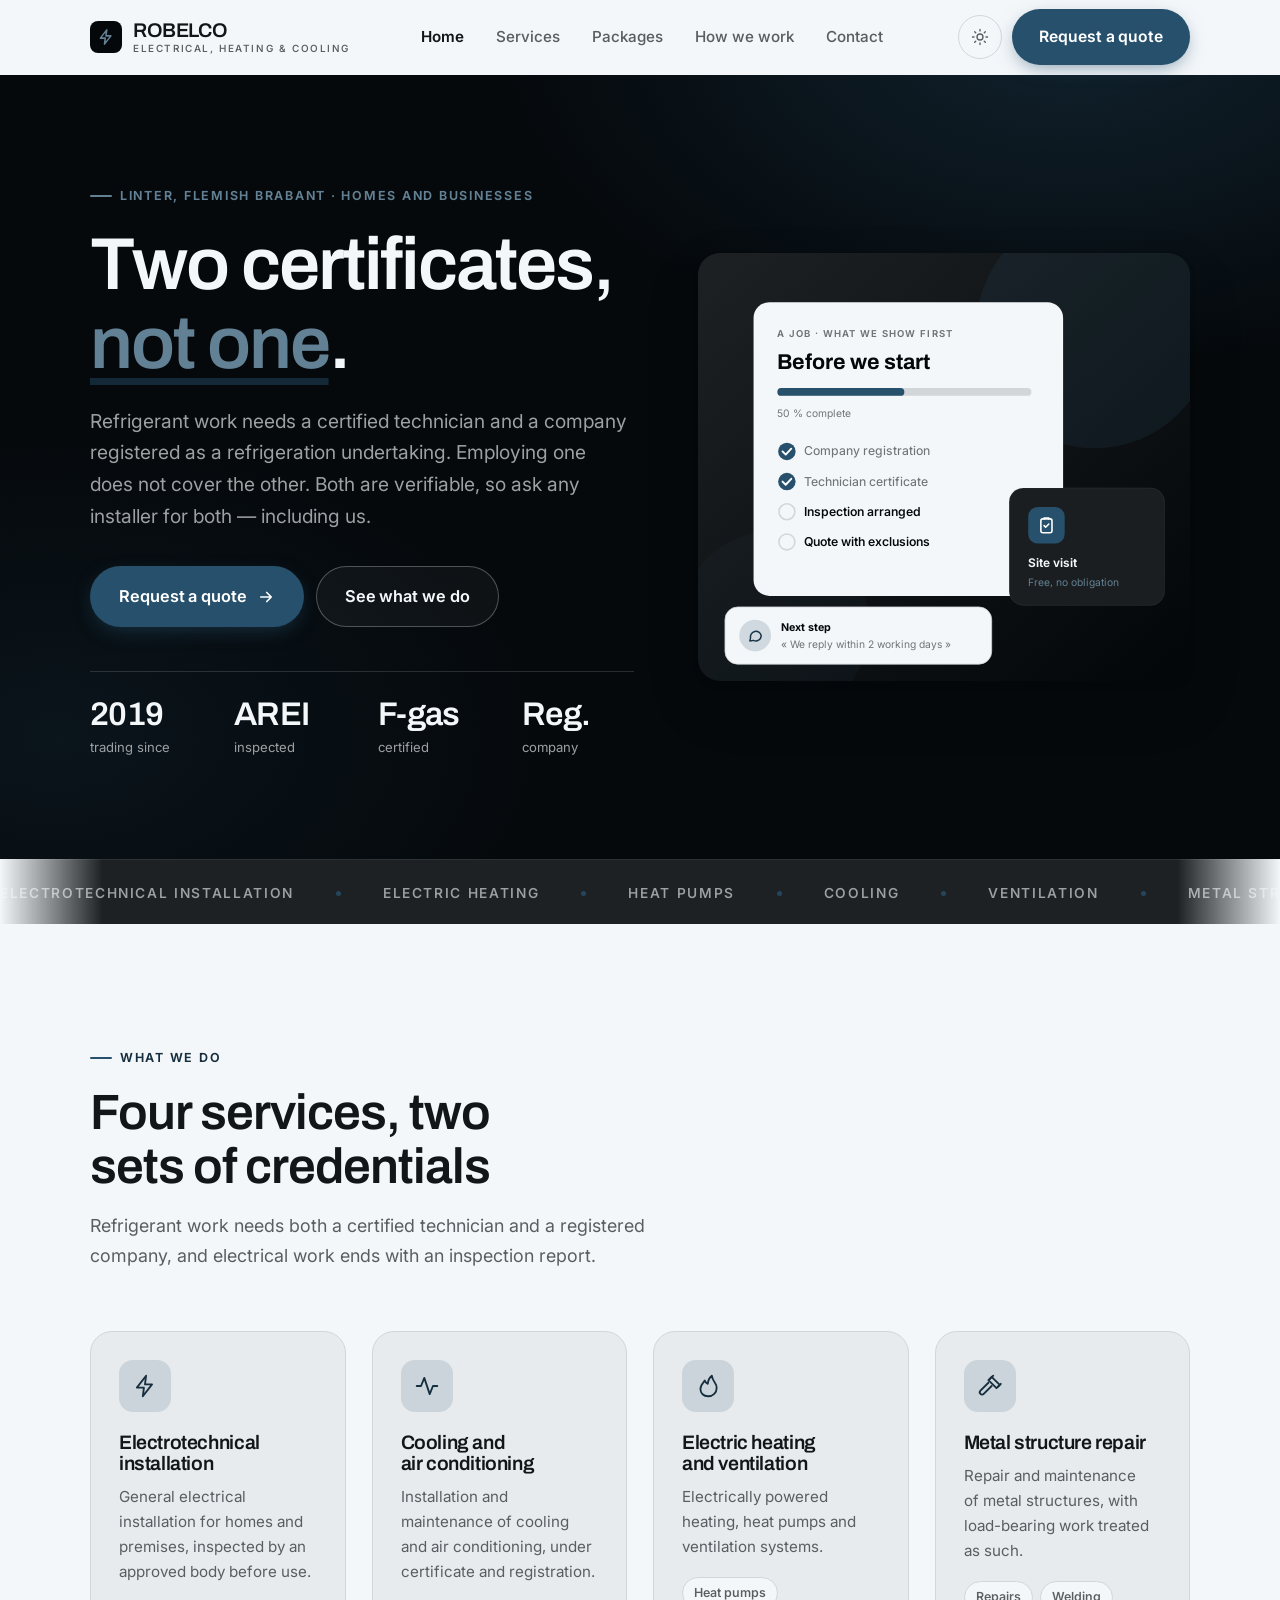
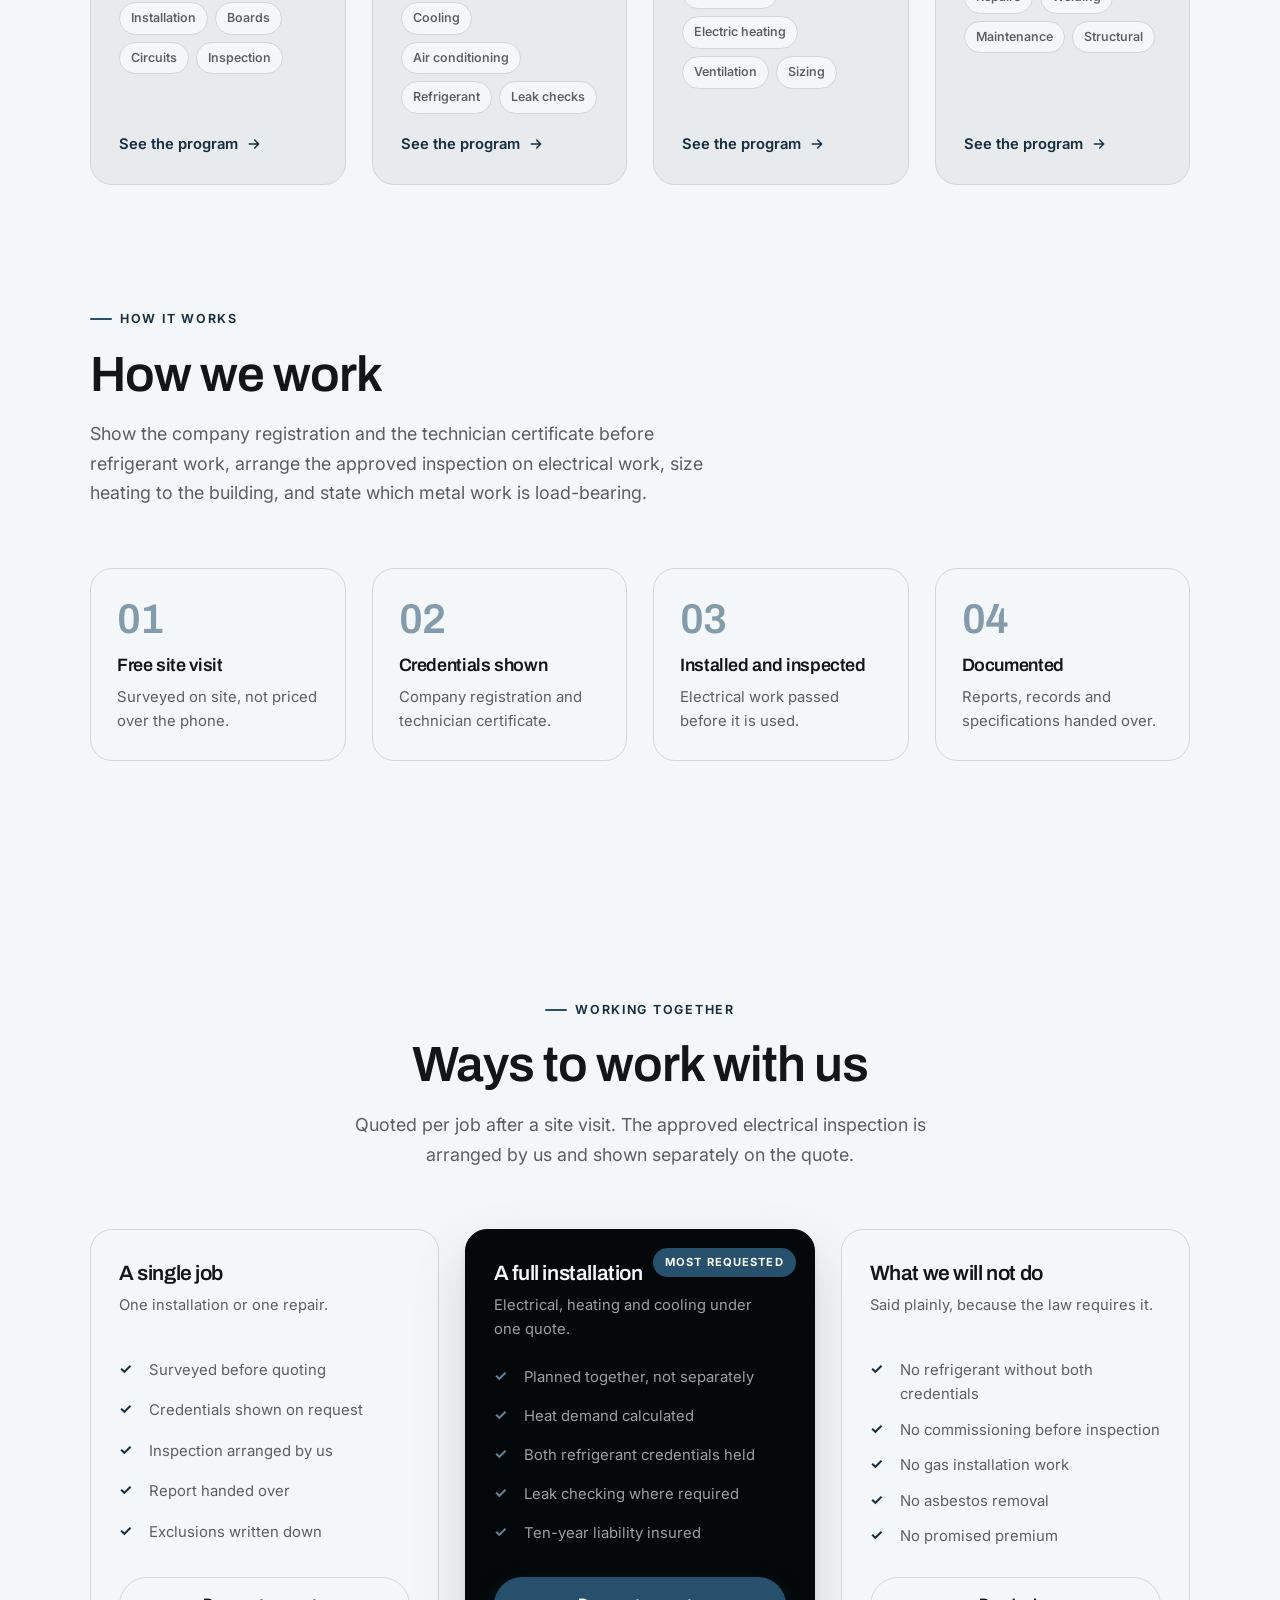
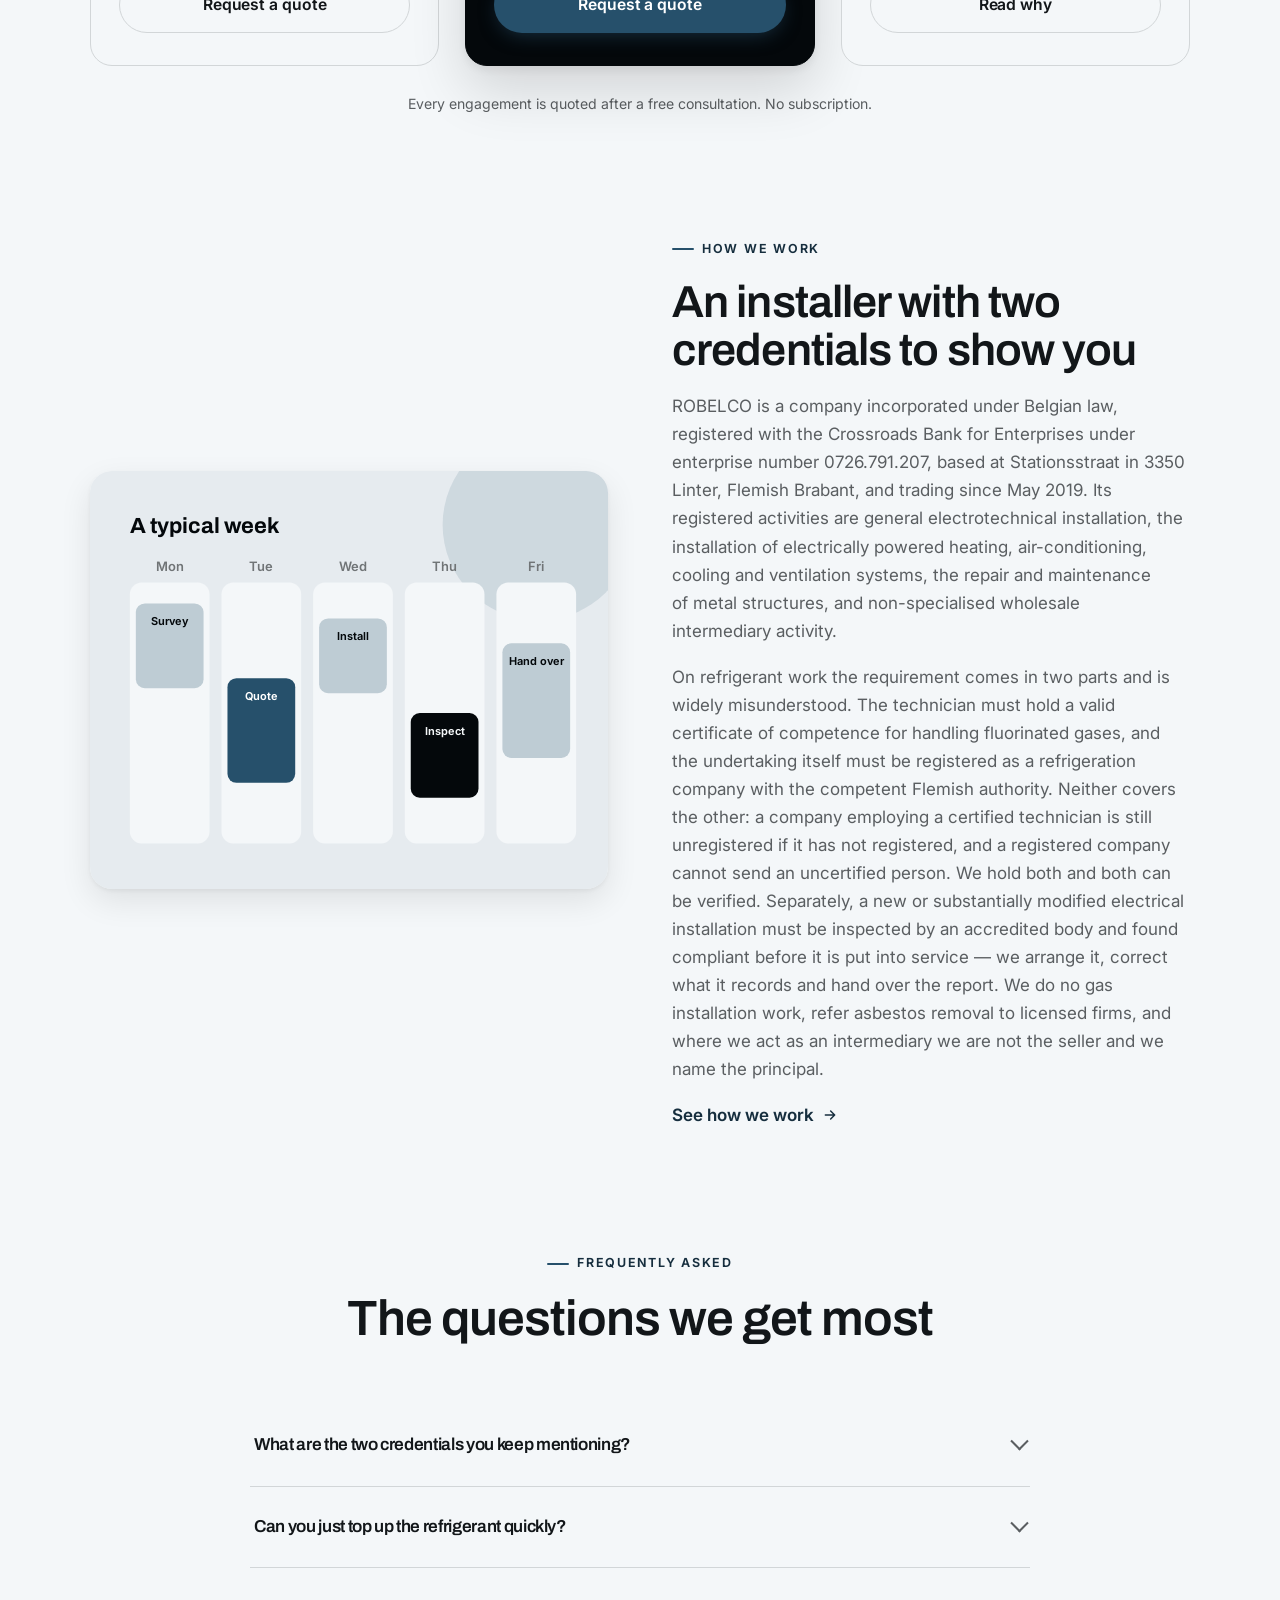
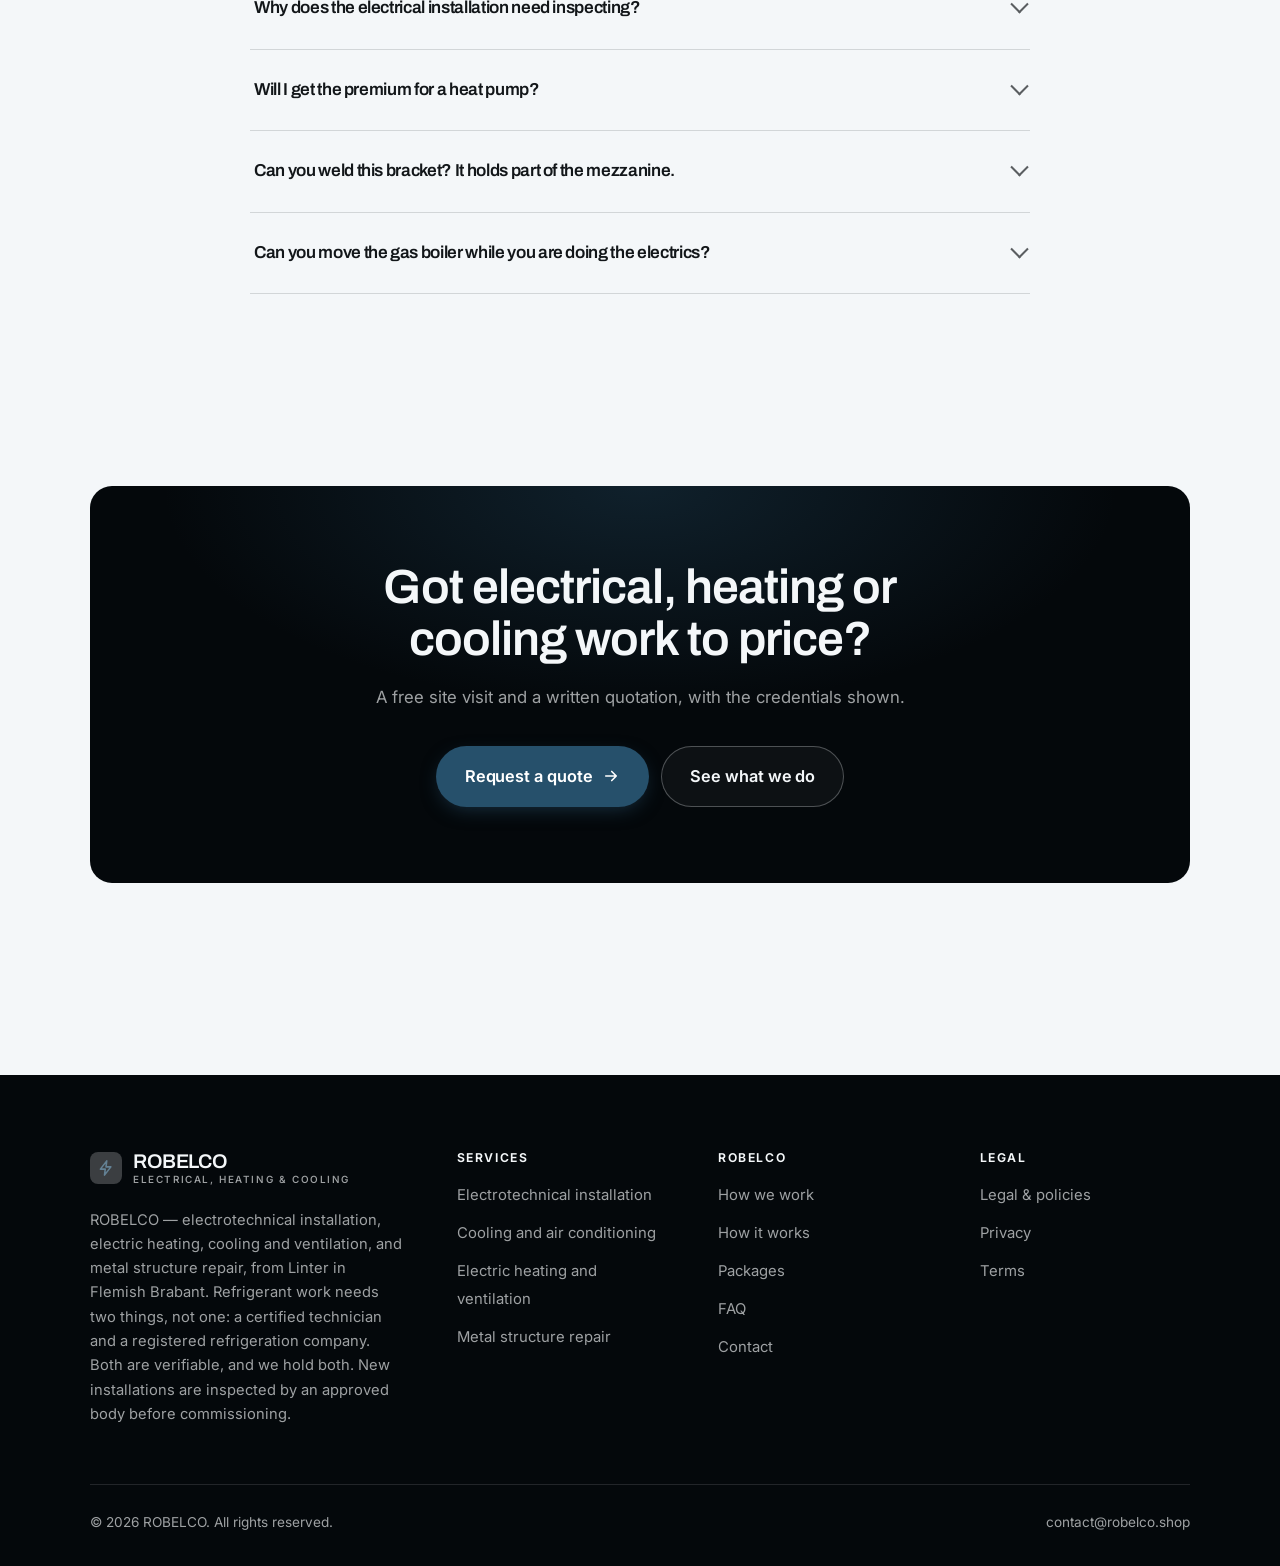
<file: index.html>
<!DOCTYPE html>
<html lang="en" class="no-js">
<head>
<meta charset="utf-8">
<meta name="viewport" content="width=device-width, initial-scale=1">
<title>ROBELCO — electrical, heating and cooling, Flemish Brabant</title>
<meta name="description" content="ROBELCO, from Linter: general electrotechnical installation, electric heating, cooling and ventilation systems, and repair of metal structures.">
<link rel="canonical" href="https://robelco.shop/">

<meta property="og:type" content="website">
<meta property="og:url" content="https://robelco.shop/">
<meta property="og:site_name" content="ROBELCO">
<meta property="og:locale" content="en_US">
<meta property="og:title" content="ROBELCO — electrical, heating and cooling, Flemish Brabant">
<meta property="og:description" content="ROBELCO, from Linter: general electrotechnical installation, electric heating, cooling and ventilation systems, and repair of metal structures.">
<meta name="theme-color" content="#04080b">

<link rel="icon" href="assets/img/favicon.svg" type="image/svg+xml">
<link rel="preconnect" href="https://fonts.googleapis.com">
<link rel="preconnect" href="https://fonts.gstatic.com" crossorigin>
<link rel="stylesheet" href="https://fonts.googleapis.com/css2?family=Archivo:wght@400;500;600;700&family=Inter:wght@400..700&display=swap">
<link rel="stylesheet" href="assets/css/style.css">

<!-- Thème appliqué avant le premier rendu (évite le flash) -->
<script>
document.documentElement.classList.remove('no-js');
(function(){try{var t=localStorage.getItem('site-theme');if(t){document.documentElement.setAttribute('data-theme',t);}}catch(e){}})();
</script>
<script type="application/ld+json">
{
  "@context": "https://schema.org",
  "@type": "Organization",
  "name": "ROBELCO",
  "url": "https://robelco.shop/",
  "email": "contact@robelco.shop",
  "description": "ROBELCO, from Linter: general electrotechnical installation, electric heating, cooling and ventilation systems, and repair of metal structures.",
  "areaServed": "US",
  "knowsLanguage": "en"
}
</script>
</head>

<body>
<a class="skip-link" href="#main">Skip to main content</a>

<header class="site-header">
  <nav class="wrap nav" aria-label="Main navigation">
    <a class="brand" href="index.html">
      <svg class="brand__mark" viewBox="0 0 64 64" aria-hidden="true">
        <rect class="bm-bg" width="64" height="64" rx="16"/>
        <g class="bm-ic" transform="translate(14 14) scale(1.5)" fill="none" stroke-width="2.1" stroke-linecap="round" stroke-linejoin="round"><path d="M13 2.5 4.5 13.5H11l-1 8 8.5-11H12z"/></g>
      </svg>
      <span>ROBELCO<span class="brand__sub">ELECTRICAL, HEATING &amp; COOLING</span></span>
    </a>

    <ul class="nav__links" id="nav-links">
      <li><a href="index.html" aria-current="page">Home</a></li>
      <li><a href="programs.html">Services</a></li>
      <li><a href="index.html#pricing">Packages</a></li>
      <li><a href="about.html">How we work</a></li>
      <li><a href="contact.html">Contact</a></li>
      <li><a class="btn btn--primary" href="contact.html">Request a quote</a></li>
    </ul>

    <div class="nav__cta">
      <button class="theme-toggle" type="button" aria-label="Switch to dark theme">
        <svg class="icon-sun" viewBox="0 0 24 24" fill="none" stroke="currentColor" stroke-width="1.8" stroke-linecap="round" aria-hidden="true"><circle cx="12" cy="12" r="4"/><path d="M12 2v2m0 16v2M2 12h2m16 0h2M4.9 4.9l1.4 1.4m11.4 11.4 1.4 1.4M19.1 4.9l-1.4 1.4M6.3 17.7l-1.4 1.4"/></svg>
        <svg class="icon-moon" viewBox="0 0 24 24" fill="none" stroke="currentColor" stroke-width="1.8" stroke-linecap="round" stroke-linejoin="round" aria-hidden="true"><path d="M21 12.8A9 9 0 1 1 11.2 3a7 7 0 0 0 9.8 9.8z"/></svg>
      </button>
      <a class="btn btn--primary" href="contact.html">Request a quote</a>
      <button class="nav__toggle" type="button" aria-expanded="false" aria-controls="nav-links" aria-label="Open menu">
        <svg class="icon-open" viewBox="0 0 24 24" fill="none" stroke="currentColor" stroke-width="2" stroke-linecap="round" aria-hidden="true"><path d="M3 6h18M3 12h18M3 18h18"/></svg>
        <svg class="icon-close" viewBox="0 0 24 24" fill="none" stroke="currentColor" stroke-width="2" stroke-linecap="round" aria-hidden="true"><path d="M6 6l12 12M18 6L6 18"/></svg>
      </button>
    </div>
  </nav>
</header>

<main id="main">

<section class="hero">
  <div class="wrap hero__inner">
    <div>
      <span class="eyebrow hero__eyebrow">Linter, Flemish Brabant · Homes and businesses</span>
      <h1>Two certificates,<br> <em>not one</em>.</h1>
      <p class="hero__lede">Refrigerant work needs a certified technician and a company registered as a refrigeration undertaking. Employing one does not cover the other. Both are verifiable, so ask any installer for both — including us.</p>

      <div class="hero__actions">
        <a class="btn btn--primary btn--lg" href="contact.html">Request a quote <svg viewBox="0 0 24 24" fill="none" stroke="currentColor" stroke-width="2.2" stroke-linecap="round" stroke-linejoin="round" aria-hidden="true"><path d="M5 12h14M13 6l6 6-6 6"/></svg></a>
        <a class="btn btn--on-dark btn--lg" href="programs.html">See what we do</a>
      </div>

      <ul class="hero__proof">
        <li><span class="stat__num">2019</span><span class="stat__label">trading since</span></li>
        <li><span class="stat__num">AREI</span><span class="stat__label">inspected</span></li>
        <li><span class="stat__num">F-gas</span><span class="stat__label">certified</span></li>
        <li><span class="stat__num">Reg.</span><span class="stat__label">company</span></li>
      </ul>
    </div>

    <div class="hero__art">
      <svg viewBox="0 0 620 540" role="img" aria-label="What ROBELCO shows before starting work: company registration and technician certification.">
        <defs>
          <linearGradient id="hbg" x1="0" y1="0" x2="1" y2="1">
            <stop offset="0" stop-color="#1d2123"/><stop offset="1" stop-color="#030609"/>
          </linearGradient>
        </defs>
        <rect width="620" height="540" rx="22" fill="url(#hbg)"/>
        <circle cx="500" cy="96" r="150" fill="#26506b" opacity=".16"/>
        <circle cx="96" cy="470" r="120" fill="#26506b" opacity=".08"/>

        <g style="font-family: var(--font-body)">
          <!-- Carte programme -->
          <rect x="70" y="62" width="390" height="370" rx="20" fill="#f4f7f9"/>
          <text x="100" y="106" font-size="12" font-weight="650" letter-spacing="1.6" fill="#707476">A JOB · WHAT WE SHOW FIRST</text>
          <text x="100" y="146" font-size="27" font-weight="700" fill="#04080b" style="font-family: var(--font-display)">Before we start</text>
          <rect x="100" y="170" width="320" height="10" rx="5" fill="#d2d6d8"/>
          <rect x="100" y="170" width="160" height="10" rx="5" fill="#26506b"/>
          <text x="100" y="206" font-size="13" fill="#707476">50 % complete</text>
          <circle cx="112" cy="250" r="11" fill="#26506b"/><path d="M106.5 250l4 4 7-7.5" fill="none" stroke="#ffffff" stroke-width="2.4" stroke-linecap="round" stroke-linejoin="round"/><text x="134" y="255" font-size="15.5" fill="#707476" font-weight="450">Company registration</text>
          <circle cx="112" cy="288" r="11" fill="#26506b"/><path d="M106.5 288l4 4 7-7.5" fill="none" stroke="#ffffff" stroke-width="2.4" stroke-linecap="round" stroke-linejoin="round"/><text x="134" y="293" font-size="15.5" fill="#707476" font-weight="450">Technician certificate</text>
          <circle cx="112" cy="326" r="10" fill="none" stroke="#d2d6d8" stroke-width="2"/><text x="134" y="331" font-size="15.5" fill="#04080b" font-weight="560">Inspection arranged</text>
          <circle cx="112" cy="364" r="10" fill="none" stroke="#d2d6d8" stroke-width="2"/><text x="134" y="369" font-size="15.5" fill="#04080b" font-weight="560">Quote with exclusions</text>

          <!-- Carte séance -->
          <rect x="392" y="296" width="196" height="148" rx="18" fill="#1b1e21" stroke="#ffffff" stroke-opacity=".08"/>
          <rect x="416" y="320" width="46" height="46" rx="12" fill="#26506b"/>
          <g transform="translate(427 331)" fill="none" stroke="#ffffff" color="#ffffff" stroke-width="2" stroke-linecap="round" stroke-linejoin="round"><rect x="5" y="4" width="14" height="17.5" rx="2.5"/><path d="M9 4V3h6v1M9 12.5l2 2 4-4"/></g>
          <text x="416" y="396" font-size="15" font-weight="650" fill="#f4f7f9">Site visit</text>
          <text x="416" y="420" font-size="13" fill="#638194">Free, no obligation</text>

          <!-- Retour du coach -->
          <rect x="34" y="446" width="336" height="72" rx="16" fill="#f4f7f9" stroke="#d2d6d8"/>
          <circle cx="72" cy="482" r="20" fill="#cfd9df"/>
          <g transform="translate(62 472) scale(.84)" fill="none" stroke="#193446" stroke-width="2.2" stroke-linecap="round" stroke-linejoin="round"><path d="M21 12a8 8 0 0 1-11.6 7.1L4 20l1-4.6A8 8 0 1 1 21 12z"/></g>
          <text x="104" y="476" font-size="13.5" font-weight="700" fill="#04080b">Next step</text>
          <text x="104" y="498" font-size="13" fill="#707476">« We reply within 2 working days »</text>
        </g>
      </svg>
    </div>
  </div>
</section>

<div class="marquee" aria-hidden="true">
  <div class="marquee__track"><span>Electrotechnical installation</span><span>Electric heating</span><span>Heat pumps</span><span>Cooling</span><span>Ventilation</span><span>Metal structure repair</span><span>F-gas certified</span><span>Registered company</span><span>AREI inspection</span><span>Ten-year insured</span><span>Electrotechnical installation</span><span>Electric heating</span><span>Heat pumps</span><span>Cooling</span><span>Ventilation</span><span>Metal structure repair</span><span>F-gas certified</span><span>Registered company</span><span>AREI inspection</span><span>Ten-year insured</span></div>
</div>

<section class="section wrap" id="programs">
  <div class="section-head reveal">
    <span class="eyebrow">What we do</span>
    <h2>Four services, two sets of credentials</h2>
    <p>Refrigerant work needs both a certified technician and a registered company, and electrical work ends with an inspection report.</p>
  </div>
  <div class="grid grid--4 reveal-group">
    <a class="card" href="programs.html#electrical">
      <div class="card__icon"><svg viewBox="0 0 24 24" fill="none" stroke="currentColor" stroke-width="1.7" stroke-linecap="round" stroke-linejoin="round" aria-hidden="true"><path d="M13 2.5 4.5 13.5H11l-1 8 8.5-11H12z"/></svg></div>
      <h3>Electrotechnical installation</h3>
      <p>General electrical installation for homes and premises, inspected by an approved body before use.</p>
      <ul class="tags"><li>Installation</li><li>Boards</li><li>Circuits</li><li>Inspection</li></ul>
      <span class="arrow-link">See the program <svg viewBox="0 0 24 24" fill="none" stroke="currentColor" stroke-width="2.2" stroke-linecap="round" stroke-linejoin="round" aria-hidden="true"><path d="M5 12h14M13 6l6 6-6 6"/></svg></span>
    </a>
    <a class="card" href="programs.html#cooling">
      <div class="card__icon"><svg viewBox="0 0 24 24" fill="none" stroke="currentColor" stroke-width="1.7" stroke-linecap="round" stroke-linejoin="round" aria-hidden="true"><path d="M2.5 12h4l3-7.5 5 15 3-7.5h4"/></svg></div>
      <h3>Cooling and air conditioning</h3>
      <p>Installation and maintenance of cooling and air conditioning, under certificate and registration.</p>
      <ul class="tags"><li>Cooling</li><li>Air conditioning</li><li>Refrigerant</li><li>Leak checks</li></ul>
      <span class="arrow-link">See the program <svg viewBox="0 0 24 24" fill="none" stroke="currentColor" stroke-width="2.2" stroke-linecap="round" stroke-linejoin="round" aria-hidden="true"><path d="M5 12h14M13 6l6 6-6 6"/></svg></span>
    </a>
    <a class="card" href="programs.html#heating">
      <div class="card__icon"><svg viewBox="0 0 24 24" fill="none" stroke="currentColor" stroke-width="1.7" stroke-linecap="round" stroke-linejoin="round" aria-hidden="true"><path d="M12 21.5c-4 0-7-2.8-7-6.7 0-3.4 2.4-5.6 4-7.8.6 1.6 1.6 2.6 2.8 3 .2-3.1 1.4-5.6 3.7-7.5.3 3 1.6 4.8 3 6.7 1.1 1.5 1.5 3 1.5 4.6 0 4.2-3.3 7.7-8 7.7z"/></svg></div>
      <h3>Electric heating and ventilation</h3>
      <p>Electrically powered heating, heat pumps and ventilation systems.</p>
      <ul class="tags"><li>Heat pumps</li><li>Electric heating</li><li>Ventilation</li><li>Sizing</li></ul>
      <span class="arrow-link">See the program <svg viewBox="0 0 24 24" fill="none" stroke="currentColor" stroke-width="2.2" stroke-linecap="round" stroke-linejoin="round" aria-hidden="true"><path d="M5 12h14M13 6l6 6-6 6"/></svg></span>
    </a>
    <a class="card" href="programs.html#metal">
      <div class="card__icon"><svg viewBox="0 0 24 24" fill="none" stroke="currentColor" stroke-width="1.7" stroke-linecap="round" stroke-linejoin="round" aria-hidden="true"><path d="M13.5 3.5 21 11l-3 3-7.5-7.5z"/><path d="M10.5 9 3.2 16.3a2.1 2.1 0 0 0 3 3L13.5 12"/><path d="M15 2.5 12 5.5M19.5 12.5 22 10"/></svg></div>
      <h3>Metal structure repair</h3>
      <p>Repair and maintenance of metal structures, with load-bearing work treated as such.</p>
      <ul class="tags"><li>Repairs</li><li>Welding</li><li>Maintenance</li><li>Structural</li></ul>
      <span class="arrow-link">See the program <svg viewBox="0 0 24 24" fill="none" stroke="currentColor" stroke-width="2.2" stroke-linecap="round" stroke-linejoin="round" aria-hidden="true"><path d="M5 12h14M13 6l6 6-6 6"/></svg></span>
    </a>
  </div>
</section>

<section class="section section--flush wrap" id="how-it-works">
  <div class="section-head reveal">
    <span class="eyebrow">How it works</span>
    <h2>How we work</h2>
    <p>Show the company registration and the technician certificate before refrigerant work, arrange the approved inspection on electrical work, size heating to the building, and state which metal work is load-bearing.</p>
  </div>
  <div class="grid grid--4 steps reveal-group">
    <article class="step">
      <h3>Free site visit</h3>
      <p>Surveyed on site, not priced over the phone.</p>
    </article>
    <article class="step">
      <h3>Credentials shown</h3>
      <p>Company registration and technician certificate.</p>
    </article>
    <article class="step">
      <h3>Installed and inspected</h3>
      <p>Electrical work passed before it is used.</p>
    </article>
    <article class="step">
      <h3>Documented</h3>
      <p>Reports, records and specifications handed over.</p>
    </article>
  </div>
</section>

<section class="section wrap" id="pricing">
  <div class="section-head section-head--center reveal">
    <span class="eyebrow">Working together</span>
    <h2>Ways to work with us</h2>
    <p>Quoted per job after a site visit. The approved electrical inspection is arranged by us and shown separately on the quote.</p>
  </div>
  <div class="grid grid--3 plans reveal-group">
    <article class="plan">
      
      <h3>A single job</h3>
      <p class="plan__desc">One installation or one repair.</p>
      
      <ul class="plan__features">
        <li>Surveyed before quoting</li>
        <li>Credentials shown on request</li>
        <li>Inspection arranged by us</li>
        <li>Report handed over</li>
        <li>Exclusions written down</li>
      </ul>
      <a class="btn btn--ghost btn--block" href="contact.html">Request a quote</a>
    </article>
    <article class="plan plan--featured">
      <span class="plan__tag">Most requested</span>
      <h3>A full installation</h3>
      <p class="plan__desc">Electrical, heating and cooling under one quote.</p>
      
      <ul class="plan__features">
        <li>Planned together, not separately</li>
        <li>Heat demand calculated</li>
        <li>Both refrigerant credentials held</li>
        <li>Leak checking where required</li>
        <li>Ten-year liability insured</li>
      </ul>
      <a class="btn btn--primary btn--block" href="contact.html">Request a quote</a>
    </article>
    <article class="plan">
      
      <h3>What we will not do</h3>
      <p class="plan__desc">Said plainly, because the law requires it.</p>
      
      <ul class="plan__features">
        <li>No refrigerant without both credentials</li>
        <li>No commissioning before inspection</li>
        <li>No gas installation work</li>
        <li>No asbestos removal</li>
        <li>No promised premium</li>
      </ul>
      <a class="btn btn--ghost btn--block" href="contact.html">Read why</a>
    </article>
  </div>
  <p class="plans-note">Every engagement is quoted after a free consultation. No subscription.</p>
</section>

<section class="section section--flush wrap">
  <div class="split reveal">
    <div class="split__art">
      <svg viewBox="0 0 520 420" role="img" aria-label="Example of a typical week: Survey, Quote, Install, Inspect, Hand over.">
        <rect width="520" height="420" rx="20" fill="#e6ebef"/>
        <circle cx="450" cy="54" r="96" fill="#26506b" opacity=".12"/>
        <g style="font-family: var(--font-body)">
        <text x="40" y="62" font-size="22" font-weight="700" fill="#04080b" style="font-family: var(--font-display)">A typical week</text>
        <text x="80" y="100" text-anchor="middle" font-size="13" font-weight="600" fill="#707476">Mon</text>
        <rect x="40" y="112" width="80" height="262" rx="12" fill="#f4f7f9"/>
        <rect x="46" y="133" width="68" height="85" rx="9" fill="#beccd4"/>
        <text x="80" y="155" text-anchor="middle" font-size="11" font-weight="650" fill="#04080b">Survey</text>
        <text x="172" y="100" text-anchor="middle" font-size="13" font-weight="600" fill="#707476">Tue</text>
        <rect x="132" y="112" width="80" height="262" rx="12" fill="#f4f7f9"/>
        <rect x="138" y="208" width="68" height="105" rx="9" fill="#26506b"/>
        <text x="172" y="230" text-anchor="middle" font-size="11" font-weight="650" fill="#ffffff">Quote</text>
        <text x="264" y="100" text-anchor="middle" font-size="13" font-weight="600" fill="#707476">Wed</text>
        <rect x="224" y="112" width="80" height="262" rx="12" fill="#f4f7f9"/>
        <rect x="230" y="148" width="68" height="75" rx="9" fill="#beccd4"/>
        <text x="264" y="170" text-anchor="middle" font-size="11" font-weight="650" fill="#04080b">Install</text>
        <text x="356" y="100" text-anchor="middle" font-size="13" font-weight="600" fill="#707476">Thu</text>
        <rect x="316" y="112" width="80" height="262" rx="12" fill="#f4f7f9"/>
        <rect x="322" y="243" width="68" height="85" rx="9" fill="#04080b"/>
        <text x="356" y="265" text-anchor="middle" font-size="11" font-weight="650" fill="#f4f7f9">Inspect</text>
        <text x="448" y="100" text-anchor="middle" font-size="13" font-weight="600" fill="#707476">Fri</text>
        <rect x="408" y="112" width="80" height="262" rx="12" fill="#f4f7f9"/>
        <rect x="414" y="173" width="68" height="115" rx="9" fill="#beccd4"/>
        <text x="448" y="195" text-anchor="middle" font-size="11" font-weight="650" fill="#04080b">Hand over</text>
        </g>
      </svg>
    </div>
    <div>
      <span class="eyebrow">How we work</span>
      <h2>An installer with two credentials to show you</h2>
      <p>ROBELCO is a company incorporated under Belgian law, registered with the Crossroads Bank for Enterprises under enterprise number 0726.791.207, based at Stationsstraat in 3350 Linter, Flemish Brabant, and trading since May 2019. Its registered activities are general electrotechnical installation, the installation of electrically powered heating, air-conditioning, cooling and ventilation systems, the repair and maintenance of metal structures, and non-specialised wholesale intermediary activity.</p>
      <p>On refrigerant work the requirement comes in two parts and is widely misunderstood. The technician must hold a valid certificate of competence for handling fluorinated gases, and the undertaking itself must be registered as a refrigeration company with the competent Flemish authority. Neither covers the other: a company employing a certified technician is still unregistered if it has not registered, and a registered company cannot send an uncertified person. We hold both and both can be verified. Separately, a new or substantially modified electrical installation must be inspected by an accredited body and found compliant before it is put into service — we arrange it, correct what it records and hand over the report. We do no gas installation work, refer asbestos removal to licensed firms, and where we act as an intermediary we are not the seller and we name the principal.</p>
      <p><a class="arrow-link" href="about.html">See how we work <svg viewBox="0 0 24 24" fill="none" stroke="currentColor" stroke-width="2.2" stroke-linecap="round" stroke-linejoin="round" aria-hidden="true"><path d="M5 12h14M13 6l6 6-6 6"/></svg></a></p>
    </div>
  </div>
</section>

<section class="section section--flush wrap" id="faq">
  <div class="section-head section-head--center reveal">
    <span class="eyebrow">Frequently asked</span>
    <h2>The questions we get most</h2>
  </div>
  <div class="faq reveal">
    <details>
      <summary>What are the two credentials you keep mentioning?</summary>
      <p>For work on equipment containing fluorinated refrigerant, the individual needs a certificate of competence of the right category, and the company needs to be registered as a refrigeration undertaking with the Flemish authority. They are separate requirements. An installer who holds one and not the other is not compliant, and both are verifiable, so it is a fair question to put to anyone quoting for air conditioning or a cooling system.</p>
    </details>
    <details>
      <summary>Can you just top up the refrigerant quickly?</summary>
      <p>Only under both credentials, and if a system needs topping up it has a leak. Venting fluorinated refrigerant to the atmosphere is an offence, and repeatedly recharging instead of finding the leak is expensive as well as unlawful for larger installations, which are subject to leak checking requirements. We will look for the leak.</p>
    </details>
    <details>
      <summary>Why does the electrical installation need inspecting?</summary>
      <p>Because a new or substantially modified installation must be examined by an accredited inspection body and found compliant with the General Regulation on Electrical Installations before it is put into service. Without that report the installation cannot lawfully be used and an insurer may decline a claim. We book it, fix anything it records, have it re-inspected and hand you the report.</p>
    </details>
    <details>
      <summary>Will I get the premium for a heat pump?</summary>
      <p>That is the granting authority's decision, not ours, and we will not promise it. Conditions change and typically depend on the equipment's performance and sometimes on the installer's qualifications. What we can do is state the specification we will install so you can check it against the current conditions before committing.</p>
    </details>
    <details>
      <summary>Can you weld this bracket? It holds part of the mezzanine.</summary>
      <p>That changes the job. A load-bearing component falling within the harmonised standard for structural steelwork brings requirements on factory production control, execution class and welding coordination. We will tell you which category your item is in and either do it properly within that framework or refer it, rather than treating a structural repair as general metalwork.</p>
    </details>
    <details>
      <summary>Can you move the gas boiler while you are doing the electrics?</summary>
      <p>No. Gas installation work requires a separately qualified installer and we do not undertake it. We will coordinate around a qualified installer, which is the honest version of saying yes to the overall job.</p>
    </details>
  </div>
</section>

<section class="wrap section--tight">
  <div class="cta-band reveal">
    <h2>Got electrical, heating or cooling work to price?</h2>
    <p>A free site visit and a written quotation, with the credentials shown.</p>
    <div class="hero__actions">
      <a class="btn btn--primary btn--lg" href="contact.html">Request a quote <svg viewBox="0 0 24 24" fill="none" stroke="currentColor" stroke-width="2.2" stroke-linecap="round" stroke-linejoin="round" aria-hidden="true"><path d="M5 12h14M13 6l6 6-6 6"/></svg></a>
      <a class="btn btn--on-dark btn--lg" href="programs.html">See what we do</a>
    </div>
  </div>
</section>

</main>

<footer class="site-footer">
  <div class="wrap">
    <div class="footer__grid">
      <div class="footer__brand">
        <a class="brand" href="index.html">
          <svg class="brand__mark" viewBox="0 0 64 64" aria-hidden="true">
        <rect class="bm-bg" width="64" height="64" rx="16"/>
        <g class="bm-ic" transform="translate(14 14) scale(1.5)" fill="none" stroke-width="2.1" stroke-linecap="round" stroke-linejoin="round"><path d="M13 2.5 4.5 13.5H11l-1 8 8.5-11H12z"/></g>
      </svg>
          <span>ROBELCO<span class="brand__sub">ELECTRICAL, HEATING &amp; COOLING</span></span>
        </a>
        <p>ROBELCO — electrotechnical installation, electric heating, cooling and ventilation, and metal structure repair, from Linter in Flemish Brabant. Refrigerant work needs two things, not one: a certified technician and a registered refrigeration company. Both are verifiable, and we hold both. New installations are inspected by an approved body before commissioning.</p>
      </div>

      <div class="footer__col">
        <h4>Services</h4>
        <ul>
          <li><a href="programs.html#electrical">Electrotechnical installation</a></li>
          <li><a href="programs.html#cooling">Cooling and air conditioning</a></li>
          <li><a href="programs.html#heating">Electric heating and ventilation</a></li>
          <li><a href="programs.html#metal">Metal structure repair</a></li>
        </ul>
      </div>

      <div class="footer__col">
        <h4>ROBELCO</h4>
        <ul>
          <li><a href="about.html">How we work</a></li>
          <li><a href="index.html#how-it-works">How it works</a></li>
          <li><a href="index.html#pricing">Packages</a></li>
          <li><a href="index.html#faq">FAQ</a></li>
          <li><a href="contact.html">Contact</a></li>
        </ul>
      </div>

      <div class="footer__col">
        <h4>Legal</h4>
        <ul>
          <li><a href="legal.html">Legal &amp; policies</a></li>
          <li><a href="legal.html#privacy">Privacy</a></li>
          <li><a href="legal.html#terms">Terms</a></li>
        </ul>
      </div>
    </div>

    <div class="footer__bottom">
      <p>© <span data-year>2026</span> ROBELCO. All rights reserved.</p>
      <p><a href="mailto:contact@robelco.shop">contact@robelco.shop</a></p>
    </div>
  </div>
</footer>

<script src="assets/js/main.js" defer></script>
</body>
</html>
</file>
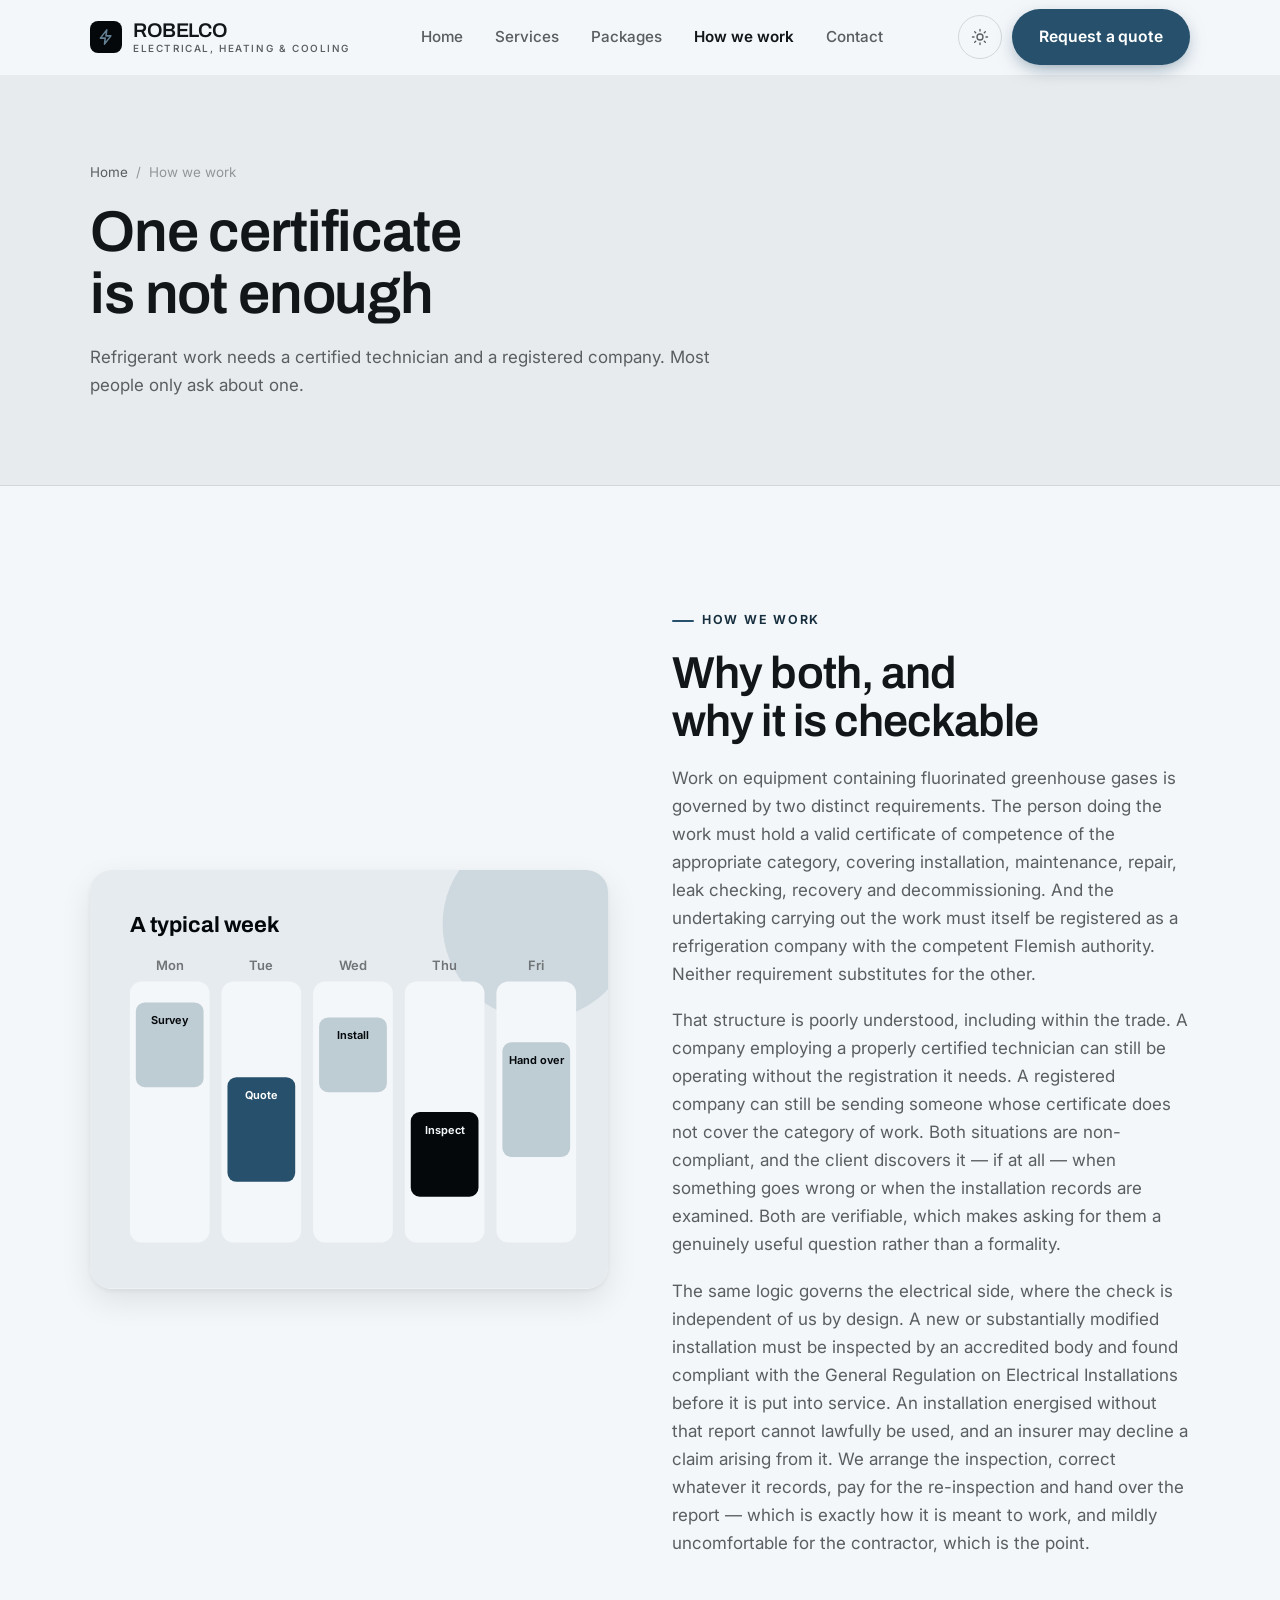
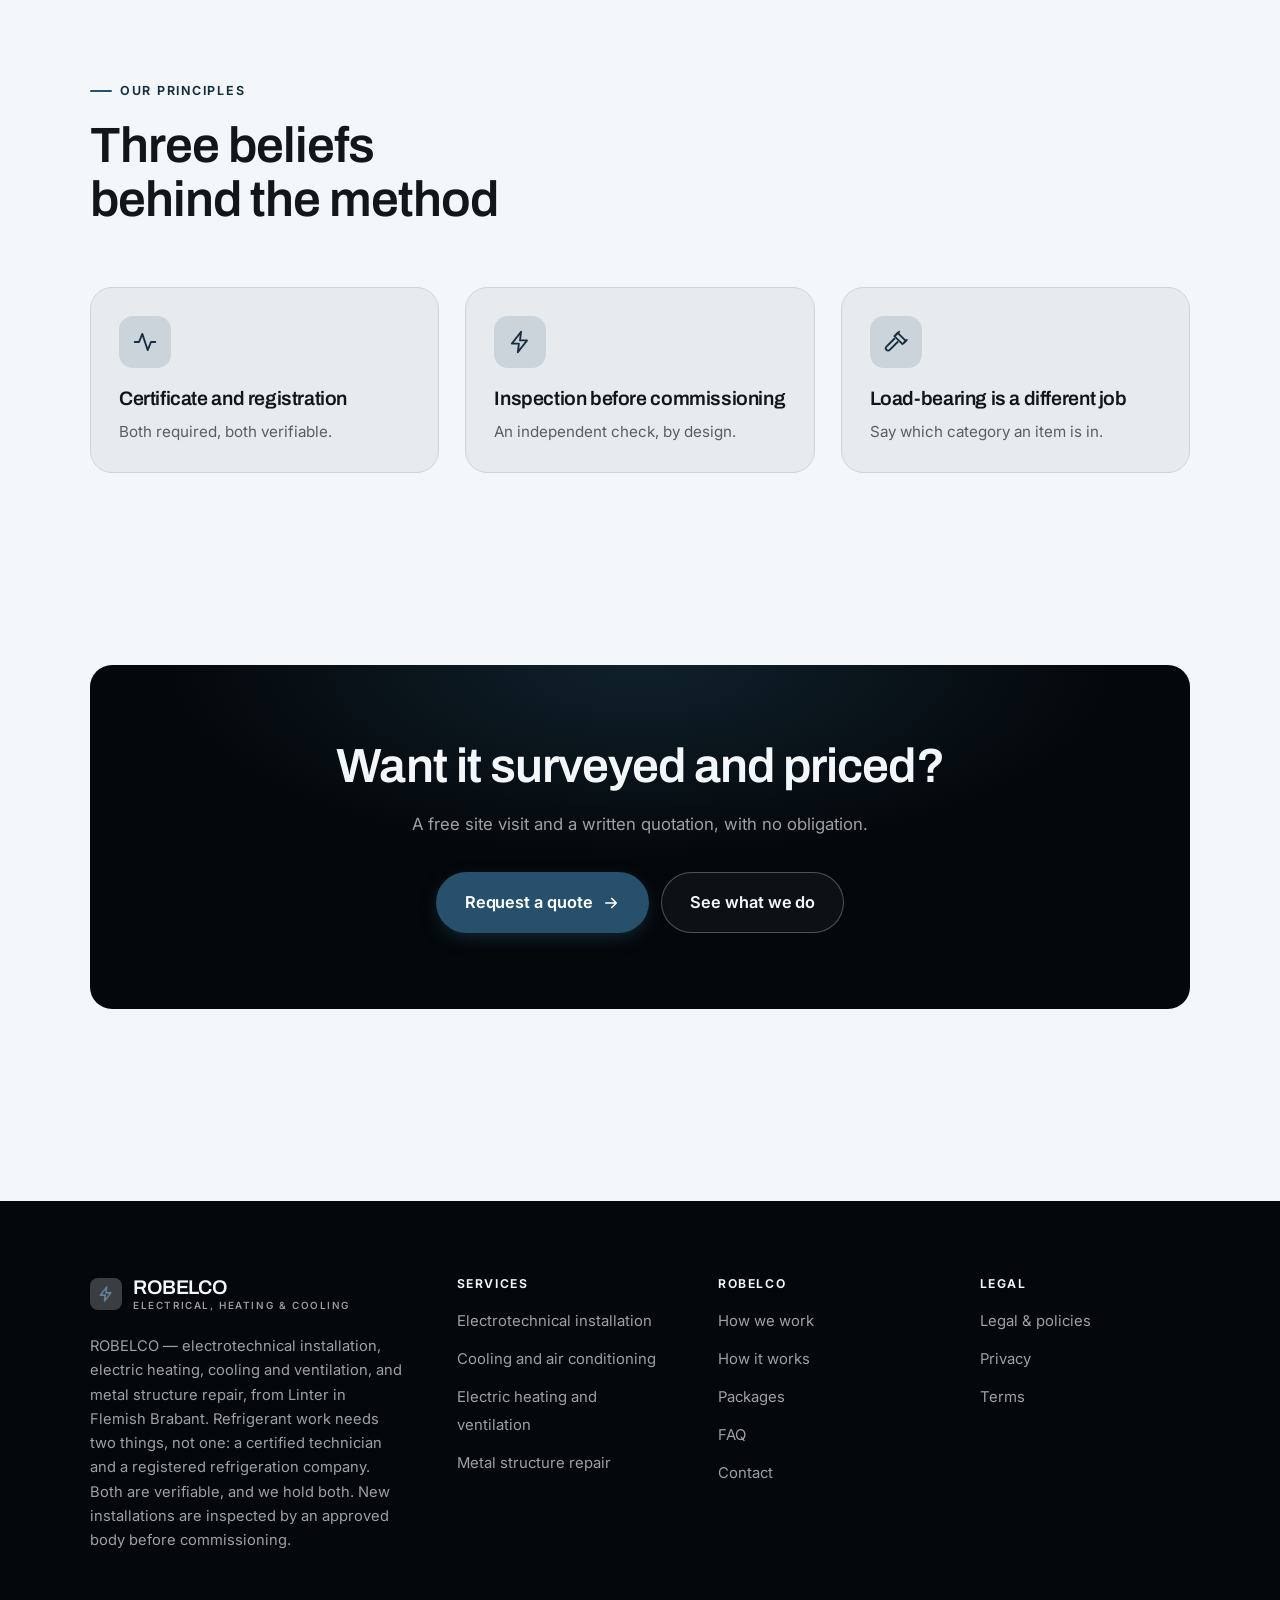
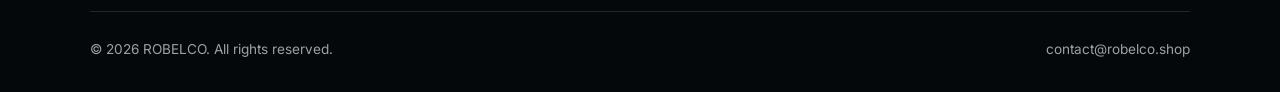
<file: about.html>
<!DOCTYPE html>
<html lang="en" class="no-js">
<head>
<meta charset="utf-8">
<meta name="viewport" content="width=device-width, initial-scale=1">
<title>How we work — ROBELCO</title>
<meta name="description" content="About ROBELCO, electrical, heating and cooling installation in Linter, Flemish Brabant, enterprise number 0726.791.207.">
<link rel="canonical" href="https://robelco.shop/about.html">

<meta property="og:type" content="website">
<meta property="og:url" content="https://robelco.shop/about.html">
<meta property="og:site_name" content="ROBELCO">
<meta property="og:locale" content="en_US">
<meta property="og:title" content="How we work — ROBELCO">
<meta property="og:description" content="About ROBELCO, electrical, heating and cooling installation in Linter, Flemish Brabant, enterprise number 0726.791.207.">
<meta name="theme-color" content="#04080b">

<link rel="icon" href="assets/img/favicon.svg" type="image/svg+xml">
<link rel="preconnect" href="https://fonts.googleapis.com">
<link rel="preconnect" href="https://fonts.gstatic.com" crossorigin>
<link rel="stylesheet" href="https://fonts.googleapis.com/css2?family=Archivo:wght@400;500;600;700&family=Inter:wght@400..700&display=swap">
<link rel="stylesheet" href="assets/css/style.css">

<!-- Thème appliqué avant le premier rendu (évite le flash) -->
<script>
document.documentElement.classList.remove('no-js');
(function(){try{var t=localStorage.getItem('site-theme');if(t){document.documentElement.setAttribute('data-theme',t);}}catch(e){}})();
</script>
</head>

<body>
<a class="skip-link" href="#main">Skip to main content</a>

<header class="site-header">
  <nav class="wrap nav" aria-label="Main navigation">
    <a class="brand" href="index.html">
      <svg class="brand__mark" viewBox="0 0 64 64" aria-hidden="true">
        <rect class="bm-bg" width="64" height="64" rx="16"/>
        <g class="bm-ic" transform="translate(14 14) scale(1.5)" fill="none" stroke-width="2.1" stroke-linecap="round" stroke-linejoin="round"><path d="M13 2.5 4.5 13.5H11l-1 8 8.5-11H12z"/></g>
      </svg>
      <span>ROBELCO<span class="brand__sub">ELECTRICAL, HEATING &amp; COOLING</span></span>
    </a>

    <ul class="nav__links" id="nav-links">
      <li><a href="index.html">Home</a></li>
      <li><a href="programs.html">Services</a></li>
      <li><a href="index.html#pricing">Packages</a></li>
      <li><a href="about.html" aria-current="page">How we work</a></li>
      <li><a href="contact.html">Contact</a></li>
      <li><a class="btn btn--primary" href="contact.html">Request a quote</a></li>
    </ul>

    <div class="nav__cta">
      <button class="theme-toggle" type="button" aria-label="Switch to dark theme">
        <svg class="icon-sun" viewBox="0 0 24 24" fill="none" stroke="currentColor" stroke-width="1.8" stroke-linecap="round" aria-hidden="true"><circle cx="12" cy="12" r="4"/><path d="M12 2v2m0 16v2M2 12h2m16 0h2M4.9 4.9l1.4 1.4m11.4 11.4 1.4 1.4M19.1 4.9l-1.4 1.4M6.3 17.7l-1.4 1.4"/></svg>
        <svg class="icon-moon" viewBox="0 0 24 24" fill="none" stroke="currentColor" stroke-width="1.8" stroke-linecap="round" stroke-linejoin="round" aria-hidden="true"><path d="M21 12.8A9 9 0 1 1 11.2 3a7 7 0 0 0 9.8 9.8z"/></svg>
      </button>
      <a class="btn btn--primary" href="contact.html">Request a quote</a>
      <button class="nav__toggle" type="button" aria-expanded="false" aria-controls="nav-links" aria-label="Open menu">
        <svg class="icon-open" viewBox="0 0 24 24" fill="none" stroke="currentColor" stroke-width="2" stroke-linecap="round" aria-hidden="true"><path d="M3 6h18M3 12h18M3 18h18"/></svg>
        <svg class="icon-close" viewBox="0 0 24 24" fill="none" stroke="currentColor" stroke-width="2" stroke-linecap="round" aria-hidden="true"><path d="M6 6l12 12M18 6L6 18"/></svg>
      </button>
    </div>
  </nav>
</header>

<main id="main">

<section class="page-head">
  <div class="wrap">
    <nav class="breadcrumb" aria-label="Breadcrumb">
      <a href="index.html">Home</a><span>/</span><span aria-current="page">How we work</span>
    </nav>
    <h1>One certificate is not enough</h1>
    <p>Refrigerant work needs a certified technician and a registered company. Most people only ask about one.</p>
  </div>
</section>

<section class="section wrap">
  <div class="split reveal">
    <div class="split__art">
      <svg viewBox="0 0 520 420" role="img" aria-label="Example of a typical week: Survey, Quote, Install, Inspect, Hand over.">
        <rect width="520" height="420" rx="20" fill="#e6ebef"/>
        <circle cx="450" cy="54" r="96" fill="#26506b" opacity=".12"/>
        <g style="font-family: var(--font-body)">
        <text x="40" y="62" font-size="22" font-weight="700" fill="#04080b" style="font-family: var(--font-display)">A typical week</text>
        <text x="80" y="100" text-anchor="middle" font-size="13" font-weight="600" fill="#707476">Mon</text>
        <rect x="40" y="112" width="80" height="262" rx="12" fill="#f4f7f9"/>
        <rect x="46" y="133" width="68" height="85" rx="9" fill="#beccd4"/>
        <text x="80" y="155" text-anchor="middle" font-size="11" font-weight="650" fill="#04080b">Survey</text>
        <text x="172" y="100" text-anchor="middle" font-size="13" font-weight="600" fill="#707476">Tue</text>
        <rect x="132" y="112" width="80" height="262" rx="12" fill="#f4f7f9"/>
        <rect x="138" y="208" width="68" height="105" rx="9" fill="#26506b"/>
        <text x="172" y="230" text-anchor="middle" font-size="11" font-weight="650" fill="#ffffff">Quote</text>
        <text x="264" y="100" text-anchor="middle" font-size="13" font-weight="600" fill="#707476">Wed</text>
        <rect x="224" y="112" width="80" height="262" rx="12" fill="#f4f7f9"/>
        <rect x="230" y="148" width="68" height="75" rx="9" fill="#beccd4"/>
        <text x="264" y="170" text-anchor="middle" font-size="11" font-weight="650" fill="#04080b">Install</text>
        <text x="356" y="100" text-anchor="middle" font-size="13" font-weight="600" fill="#707476">Thu</text>
        <rect x="316" y="112" width="80" height="262" rx="12" fill="#f4f7f9"/>
        <rect x="322" y="243" width="68" height="85" rx="9" fill="#04080b"/>
        <text x="356" y="265" text-anchor="middle" font-size="11" font-weight="650" fill="#f4f7f9">Inspect</text>
        <text x="448" y="100" text-anchor="middle" font-size="13" font-weight="600" fill="#707476">Fri</text>
        <rect x="408" y="112" width="80" height="262" rx="12" fill="#f4f7f9"/>
        <rect x="414" y="173" width="68" height="115" rx="9" fill="#beccd4"/>
        <text x="448" y="195" text-anchor="middle" font-size="11" font-weight="650" fill="#04080b">Hand over</text>
        </g>
      </svg>
    </div>
    <div>
      <span class="eyebrow">How we work</span>
      <h2>Why both, and why it is checkable</h2>
      <p>Work on equipment containing fluorinated greenhouse gases is governed by two distinct requirements. The person doing the work must hold a valid certificate of competence of the appropriate category, covering installation, maintenance, repair, leak checking, recovery and decommissioning. And the undertaking carrying out the work must itself be registered as a refrigeration company with the competent Flemish authority. Neither requirement substitutes for the other.</p>
      <p>That structure is poorly understood, including within the trade. A company employing a properly certified technician can still be operating without the registration it needs. A registered company can still be sending someone whose certificate does not cover the category of work. Both situations are non-compliant, and the client discovers it — if at all — when something goes wrong or when the installation records are examined. Both are verifiable, which makes asking for them a genuinely useful question rather than a formality.</p>
      <p>The same logic governs the electrical side, where the check is independent of us by design. A new or substantially modified installation must be inspected by an accredited body and found compliant with the General Regulation on Electrical Installations before it is put into service. An installation energised without that report cannot lawfully be used, and an insurer may decline a claim arising from it. We arrange the inspection, correct whatever it records, pay for the re-inspection and hand over the report — which is exactly how it is meant to work, and mildly uncomfortable for the contractor, which is the point.</p>
      <!--
        TO DO: add a short introduction of the coach (name, real background),
        with a photo if possible. Do not invent credentials — see README.md.
      -->
    </div>
  </div>
</section>

<section class="section section--flush wrap">
  <div class="section-head reveal">
    <span class="eyebrow">Our principles</span>
    <h2>Three beliefs behind the method</h2>
  </div>
  <div class="grid grid--3 reveal-group">
    <article class="card">
      <div class="card__icon"><svg viewBox="0 0 24 24" fill="none" stroke="currentColor" stroke-width="1.7" stroke-linecap="round" stroke-linejoin="round" aria-hidden="true"><path d="M2.5 12h4l3-7.5 5 15 3-7.5h4"/></svg></div>
      <h3>Certificate and registration</h3>
      <p>Both required, both verifiable.</p>
    </article>
    <article class="card">
      <div class="card__icon"><svg viewBox="0 0 24 24" fill="none" stroke="currentColor" stroke-width="1.7" stroke-linecap="round" stroke-linejoin="round" aria-hidden="true"><path d="M13 2.5 4.5 13.5H11l-1 8 8.5-11H12z"/></svg></div>
      <h3>Inspection before commissioning</h3>
      <p>An independent check, by design.</p>
    </article>
    <article class="card">
      <div class="card__icon"><svg viewBox="0 0 24 24" fill="none" stroke="currentColor" stroke-width="1.7" stroke-linecap="round" stroke-linejoin="round" aria-hidden="true"><path d="M13.5 3.5 21 11l-3 3-7.5-7.5z"/><path d="M10.5 9 3.2 16.3a2.1 2.1 0 0 0 3 3L13.5 12"/><path d="M15 2.5 12 5.5M19.5 12.5 22 10"/></svg></div>
      <h3>Load-bearing is a different job</h3>
      <p>Say which category an item is in.</p>
    </article>
  </div>
</section>

<section class="wrap section--tight">
  <div class="cta-band reveal">
    <h2>Want it surveyed and priced?</h2>
    <p>A free site visit and a written quotation, with no obligation.</p>
    <div class="hero__actions">
      <a class="btn btn--primary btn--lg" href="contact.html">Request a quote <svg viewBox="0 0 24 24" fill="none" stroke="currentColor" stroke-width="2.2" stroke-linecap="round" stroke-linejoin="round" aria-hidden="true"><path d="M5 12h14M13 6l6 6-6 6"/></svg></a>
      <a class="btn btn--on-dark btn--lg" href="programs.html">See what we do</a>
    </div>
  </div>
</section>

</main>

<footer class="site-footer">
  <div class="wrap">
    <div class="footer__grid">
      <div class="footer__brand">
        <a class="brand" href="index.html">
          <svg class="brand__mark" viewBox="0 0 64 64" aria-hidden="true">
        <rect class="bm-bg" width="64" height="64" rx="16"/>
        <g class="bm-ic" transform="translate(14 14) scale(1.5)" fill="none" stroke-width="2.1" stroke-linecap="round" stroke-linejoin="round"><path d="M13 2.5 4.5 13.5H11l-1 8 8.5-11H12z"/></g>
      </svg>
          <span>ROBELCO<span class="brand__sub">ELECTRICAL, HEATING &amp; COOLING</span></span>
        </a>
        <p>ROBELCO — electrotechnical installation, electric heating, cooling and ventilation, and metal structure repair, from Linter in Flemish Brabant. Refrigerant work needs two things, not one: a certified technician and a registered refrigeration company. Both are verifiable, and we hold both. New installations are inspected by an approved body before commissioning.</p>
      </div>

      <div class="footer__col">
        <h4>Services</h4>
        <ul>
          <li><a href="programs.html#electrical">Electrotechnical installation</a></li>
          <li><a href="programs.html#cooling">Cooling and air conditioning</a></li>
          <li><a href="programs.html#heating">Electric heating and ventilation</a></li>
          <li><a href="programs.html#metal">Metal structure repair</a></li>
        </ul>
      </div>

      <div class="footer__col">
        <h4>ROBELCO</h4>
        <ul>
          <li><a href="about.html">How we work</a></li>
          <li><a href="index.html#how-it-works">How it works</a></li>
          <li><a href="index.html#pricing">Packages</a></li>
          <li><a href="index.html#faq">FAQ</a></li>
          <li><a href="contact.html">Contact</a></li>
        </ul>
      </div>

      <div class="footer__col">
        <h4>Legal</h4>
        <ul>
          <li><a href="legal.html">Legal &amp; policies</a></li>
          <li><a href="legal.html#privacy">Privacy</a></li>
          <li><a href="legal.html#terms">Terms</a></li>
        </ul>
      </div>
    </div>

    <div class="footer__bottom">
      <p>© <span data-year>2026</span> ROBELCO. All rights reserved.</p>
      <p><a href="mailto:contact@robelco.shop">contact@robelco.shop</a></p>
    </div>
  </div>
</footer>

<script src="assets/js/main.js" defer></script>
</body>
</html>
</file>
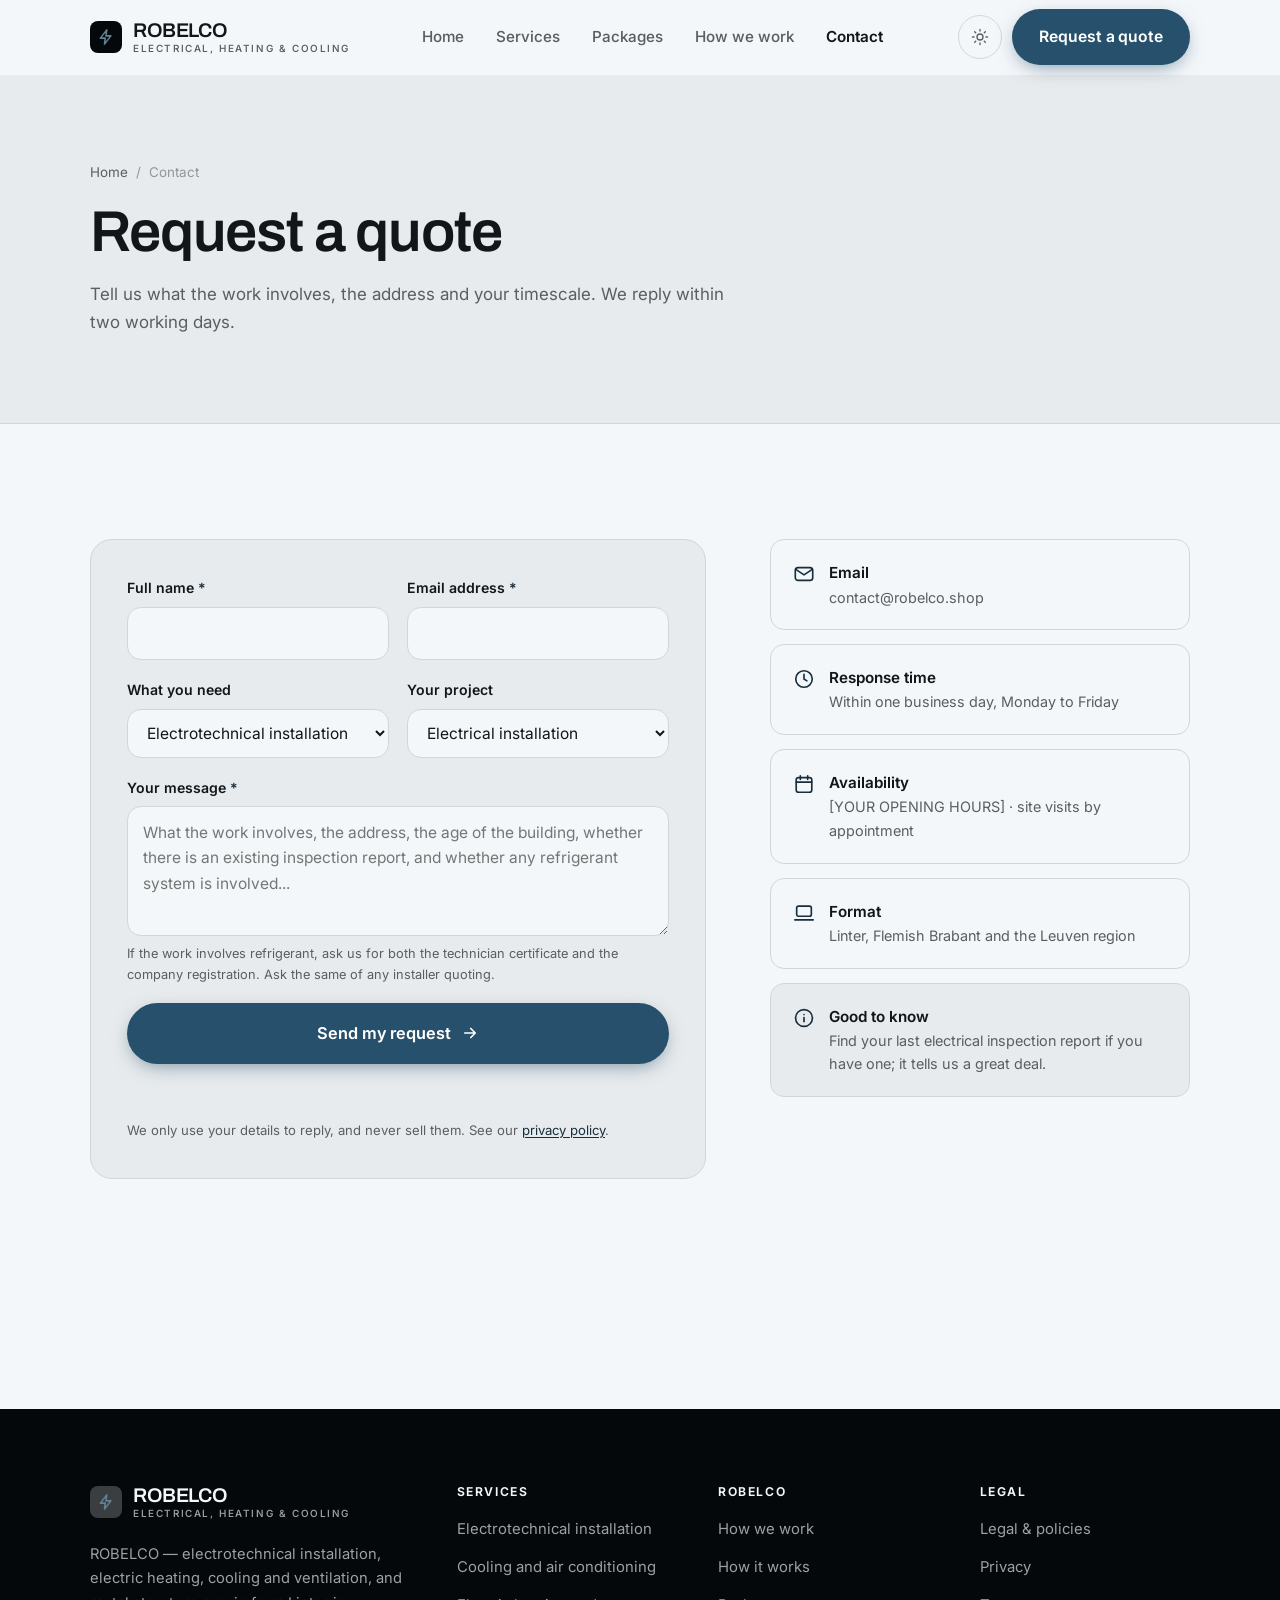
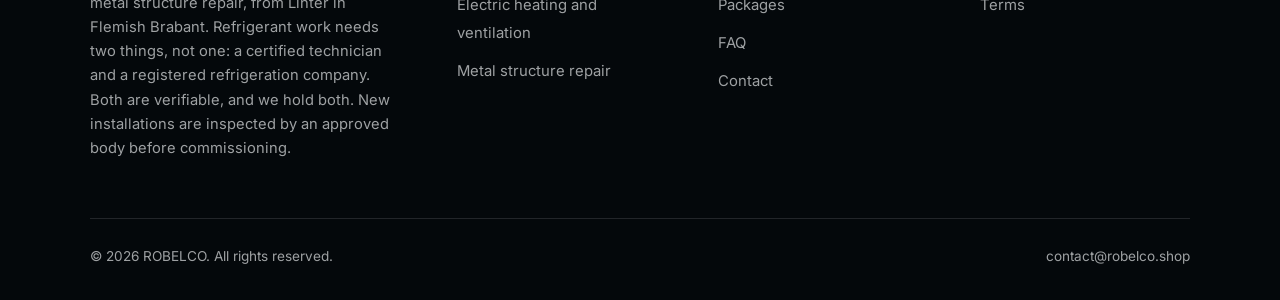
<file: contact.html>
<!DOCTYPE html>
<html lang="en" class="no-js">
<head>
<meta charset="utf-8">
<meta name="viewport" content="width=device-width, initial-scale=1">
<title>Contact — ROBELCO</title>
<meta name="description" content="Contact ROBELCO in Linter for electrical, heating, cooling or metalwork. We reply within two working days.">
<link rel="canonical" href="https://robelco.shop/contact.html">

<meta property="og:type" content="website">
<meta property="og:url" content="https://robelco.shop/contact.html">
<meta property="og:site_name" content="ROBELCO">
<meta property="og:locale" content="en_US">
<meta property="og:title" content="Contact — ROBELCO">
<meta property="og:description" content="Contact ROBELCO in Linter for electrical, heating, cooling or metalwork. We reply within two working days.">
<meta name="theme-color" content="#04080b">

<link rel="icon" href="assets/img/favicon.svg" type="image/svg+xml">
<link rel="preconnect" href="https://fonts.googleapis.com">
<link rel="preconnect" href="https://fonts.gstatic.com" crossorigin>
<link rel="stylesheet" href="https://fonts.googleapis.com/css2?family=Archivo:wght@400;500;600;700&family=Inter:wght@400..700&display=swap">
<link rel="stylesheet" href="assets/css/style.css">

<!-- Thème appliqué avant le premier rendu (évite le flash) -->
<script>
document.documentElement.classList.remove('no-js');
(function(){try{var t=localStorage.getItem('site-theme');if(t){document.documentElement.setAttribute('data-theme',t);}}catch(e){}})();
</script>
</head>

<body>
<a class="skip-link" href="#main">Skip to main content</a>

<header class="site-header">
  <nav class="wrap nav" aria-label="Main navigation">
    <a class="brand" href="index.html">
      <svg class="brand__mark" viewBox="0 0 64 64" aria-hidden="true">
        <rect class="bm-bg" width="64" height="64" rx="16"/>
        <g class="bm-ic" transform="translate(14 14) scale(1.5)" fill="none" stroke-width="2.1" stroke-linecap="round" stroke-linejoin="round"><path d="M13 2.5 4.5 13.5H11l-1 8 8.5-11H12z"/></g>
      </svg>
      <span>ROBELCO<span class="brand__sub">ELECTRICAL, HEATING &amp; COOLING</span></span>
    </a>

    <ul class="nav__links" id="nav-links">
      <li><a href="index.html">Home</a></li>
      <li><a href="programs.html">Services</a></li>
      <li><a href="index.html#pricing">Packages</a></li>
      <li><a href="about.html">How we work</a></li>
      <li><a href="contact.html" aria-current="page">Contact</a></li>
      <li><a class="btn btn--primary" href="contact.html">Request a quote</a></li>
    </ul>

    <div class="nav__cta">
      <button class="theme-toggle" type="button" aria-label="Switch to dark theme">
        <svg class="icon-sun" viewBox="0 0 24 24" fill="none" stroke="currentColor" stroke-width="1.8" stroke-linecap="round" aria-hidden="true"><circle cx="12" cy="12" r="4"/><path d="M12 2v2m0 16v2M2 12h2m16 0h2M4.9 4.9l1.4 1.4m11.4 11.4 1.4 1.4M19.1 4.9l-1.4 1.4M6.3 17.7l-1.4 1.4"/></svg>
        <svg class="icon-moon" viewBox="0 0 24 24" fill="none" stroke="currentColor" stroke-width="1.8" stroke-linecap="round" stroke-linejoin="round" aria-hidden="true"><path d="M21 12.8A9 9 0 1 1 11.2 3a7 7 0 0 0 9.8 9.8z"/></svg>
      </button>
      <a class="btn btn--primary" href="contact.html">Request a quote</a>
      <button class="nav__toggle" type="button" aria-expanded="false" aria-controls="nav-links" aria-label="Open menu">
        <svg class="icon-open" viewBox="0 0 24 24" fill="none" stroke="currentColor" stroke-width="2" stroke-linecap="round" aria-hidden="true"><path d="M3 6h18M3 12h18M3 18h18"/></svg>
        <svg class="icon-close" viewBox="0 0 24 24" fill="none" stroke="currentColor" stroke-width="2" stroke-linecap="round" aria-hidden="true"><path d="M6 6l12 12M18 6L6 18"/></svg>
      </button>
    </div>
  </nav>
</header>

<main id="main">

<section class="page-head">
  <div class="wrap">
    <nav class="breadcrumb" aria-label="Breadcrumb">
      <a href="index.html">Home</a><span>/</span><span aria-current="page">Contact</span>
    </nav>
    <h1>Request a quote</h1>
    <p>Tell us what the work involves, the address and your timescale. We reply within two working days.</p>
  </div>
</section>

<section class="section wrap">
  <div class="form-layout">

    <!--
      FORM: the action attribute holds a placeholder id. Create a free form at
      https://formspree.io and replace VOTRE_ID_FORMSPREE. Until then, the button
      opens the visitor's email app with a pre-filled message to contact@robelco.shop.
    -->
    <form class="form" id="contact-form" action="https://formspree.io/f/VOTRE_ID_FORMSPREE" method="POST"
          data-email="contact@robelco.shop" data-subject="Quotation enquiry"
          data-msg-mail="Your email app will open with the message ready to send." data-msg-sending="Sending…"
          data-msg-ok="Thanks! Your message is on its way. We reply within one business day." data-msg-err="Sending failed. Please email us directly at">
      <div class="form__row">
        <div class="field">
          <label for="nom">Full name <span class="req" aria-hidden="true">*</span></label>
          <input type="text" id="nom" name="nom" autocomplete="name" required>
        </div>
        <div class="field">
          <label for="email">Email address <span class="req" aria-hidden="true">*</span></label>
          <input type="email" id="email" name="email" autocomplete="email" required>
        </div>
      </div>

      <div class="form__row">
        <div class="field">
          <label for="programme">What you need</label>
          <select id="programme" name="programme">
            <option>Electrotechnical installation</option>
            <option>Cooling and air conditioning</option>
            <option>Electric heating and ventilation</option>
            <option>Metal structure repair</option>
            <option>Not sure yet</option>
          </select>
        </div>
        <div class="field">
          <label for="niveau">Your project</label>
          <select id="niveau" name="niveau">
            <option>Electrical installation</option>
            <option>Cooling or air conditioning</option>
            <option>Heating or ventilation</option>
            <option>Metal structure repair</option>
          </select>
        </div>
      </div>

      <div class="field">
        <label for="message">Your message <span class="req" aria-hidden="true">*</span></label>
        <textarea id="message" name="message" required placeholder="What the work involves, the address, the age of the building, whether there is an existing inspection report, and whether any refrigerant system is involved..."></textarea>
        <span class="field__hint">If the work involves refrigerant, ask us for both the technician certificate and the company registration. Ask the same of any installer quoting.</span>
      </div>

      <!-- Bot trap: hidden from humans -->
      <div class="visually-hidden" aria-hidden="true">
        <label for="site-web">Leave this field empty</label>
        <input type="text" id="site-web" name="_gotcha" tabindex="-1" autocomplete="off">
      </div>

      <button class="btn btn--primary btn--lg" type="submit">Send my request <svg viewBox="0 0 24 24" fill="none" stroke="currentColor" stroke-width="2.2" stroke-linecap="round" stroke-linejoin="round" aria-hidden="true"><path d="M5 12h14M13 6l6 6-6 6"/></svg></button>

      <p id="form-status" class="form__status" role="status" aria-live="polite"></p>

      <p class="form__note">
        We only use your details to reply, and never sell them. See our <a href="legal.html#privacy">privacy policy</a>.
      </p>
    </form>

    <aside class="contact-aside">
      <div class="contact-card">
        <svg viewBox="0 0 24 24" fill="none" stroke="currentColor" stroke-width="1.8" stroke-linecap="round" stroke-linejoin="round" aria-hidden="true"><rect x="2.5" y="5" width="19" height="14" rx="3"/><path d="M3 7l9 6 9-6"/></svg>
        <div><b>Email</b><a href="mailto:contact@robelco.shop">contact@robelco.shop</a></div>
      </div>
      <div class="contact-card">
        <svg viewBox="0 0 24 24" fill="none" stroke="currentColor" stroke-width="1.8" stroke-linecap="round" stroke-linejoin="round" aria-hidden="true"><circle cx="12" cy="12" r="9"/><path d="M12 7v5l3.2 2"/></svg>
        <div><b>Response time</b><span>Within one business day, Monday to Friday</span></div>
      </div>
      <div class="contact-card">
        <svg viewBox="0 0 24 24" fill="none" stroke="currentColor" stroke-width="1.8" stroke-linecap="round" stroke-linejoin="round" aria-hidden="true"><rect x="3.5" y="5" width="17" height="16" rx="2.5"/><path d="M8 3v4M16 3v4M3.5 10h17"/></svg>
        <div><b>Availability</b><span>[YOUR OPENING HOURS] · site visits by appointment</span></div>
      </div>
      <div class="contact-card">
        <svg viewBox="0 0 24 24" fill="none" stroke="currentColor" stroke-width="1.8" stroke-linecap="round" stroke-linejoin="round" aria-hidden="true"><rect x="4" y="4.5" width="16" height="11" rx="2"/><path d="M2 19.5h20"/></svg>
        <div><b>Format</b><span>Linter, Flemish Brabant and the Leuven region</span></div>
      </div>
      <div class="contact-card contact-card--soft">
        <svg viewBox="0 0 24 24" fill="none" stroke="currentColor" stroke-width="1.8" stroke-linecap="round" stroke-linejoin="round" aria-hidden="true"><circle cx="12" cy="12" r="9.2"/><path d="M12 16v-4.5M12 8.2v.1"/></svg>
        <div><b>Good to know</b><span>Find your last electrical inspection report if you have one; it tells us a great deal.</span></div>
      </div>
    </aside>

  </div>
</section>

</main>

<footer class="site-footer">
  <div class="wrap">
    <div class="footer__grid">
      <div class="footer__brand">
        <a class="brand" href="index.html">
          <svg class="brand__mark" viewBox="0 0 64 64" aria-hidden="true">
        <rect class="bm-bg" width="64" height="64" rx="16"/>
        <g class="bm-ic" transform="translate(14 14) scale(1.5)" fill="none" stroke-width="2.1" stroke-linecap="round" stroke-linejoin="round"><path d="M13 2.5 4.5 13.5H11l-1 8 8.5-11H12z"/></g>
      </svg>
          <span>ROBELCO<span class="brand__sub">ELECTRICAL, HEATING &amp; COOLING</span></span>
        </a>
        <p>ROBELCO — electrotechnical installation, electric heating, cooling and ventilation, and metal structure repair, from Linter in Flemish Brabant. Refrigerant work needs two things, not one: a certified technician and a registered refrigeration company. Both are verifiable, and we hold both. New installations are inspected by an approved body before commissioning.</p>
      </div>

      <div class="footer__col">
        <h4>Services</h4>
        <ul>
          <li><a href="programs.html#electrical">Electrotechnical installation</a></li>
          <li><a href="programs.html#cooling">Cooling and air conditioning</a></li>
          <li><a href="programs.html#heating">Electric heating and ventilation</a></li>
          <li><a href="programs.html#metal">Metal structure repair</a></li>
        </ul>
      </div>

      <div class="footer__col">
        <h4>ROBELCO</h4>
        <ul>
          <li><a href="about.html">How we work</a></li>
          <li><a href="index.html#how-it-works">How it works</a></li>
          <li><a href="index.html#pricing">Packages</a></li>
          <li><a href="index.html#faq">FAQ</a></li>
          <li><a href="contact.html">Contact</a></li>
        </ul>
      </div>

      <div class="footer__col">
        <h4>Legal</h4>
        <ul>
          <li><a href="legal.html">Legal &amp; policies</a></li>
          <li><a href="legal.html#privacy">Privacy</a></li>
          <li><a href="legal.html#terms">Terms</a></li>
        </ul>
      </div>
    </div>

    <div class="footer__bottom">
      <p>© <span data-year>2026</span> ROBELCO. All rights reserved.</p>
      <p><a href="mailto:contact@robelco.shop">contact@robelco.shop</a></p>
    </div>
  </div>
</footer>

<script src="assets/js/main.js" defer></script>
</body>
</html>
</file>
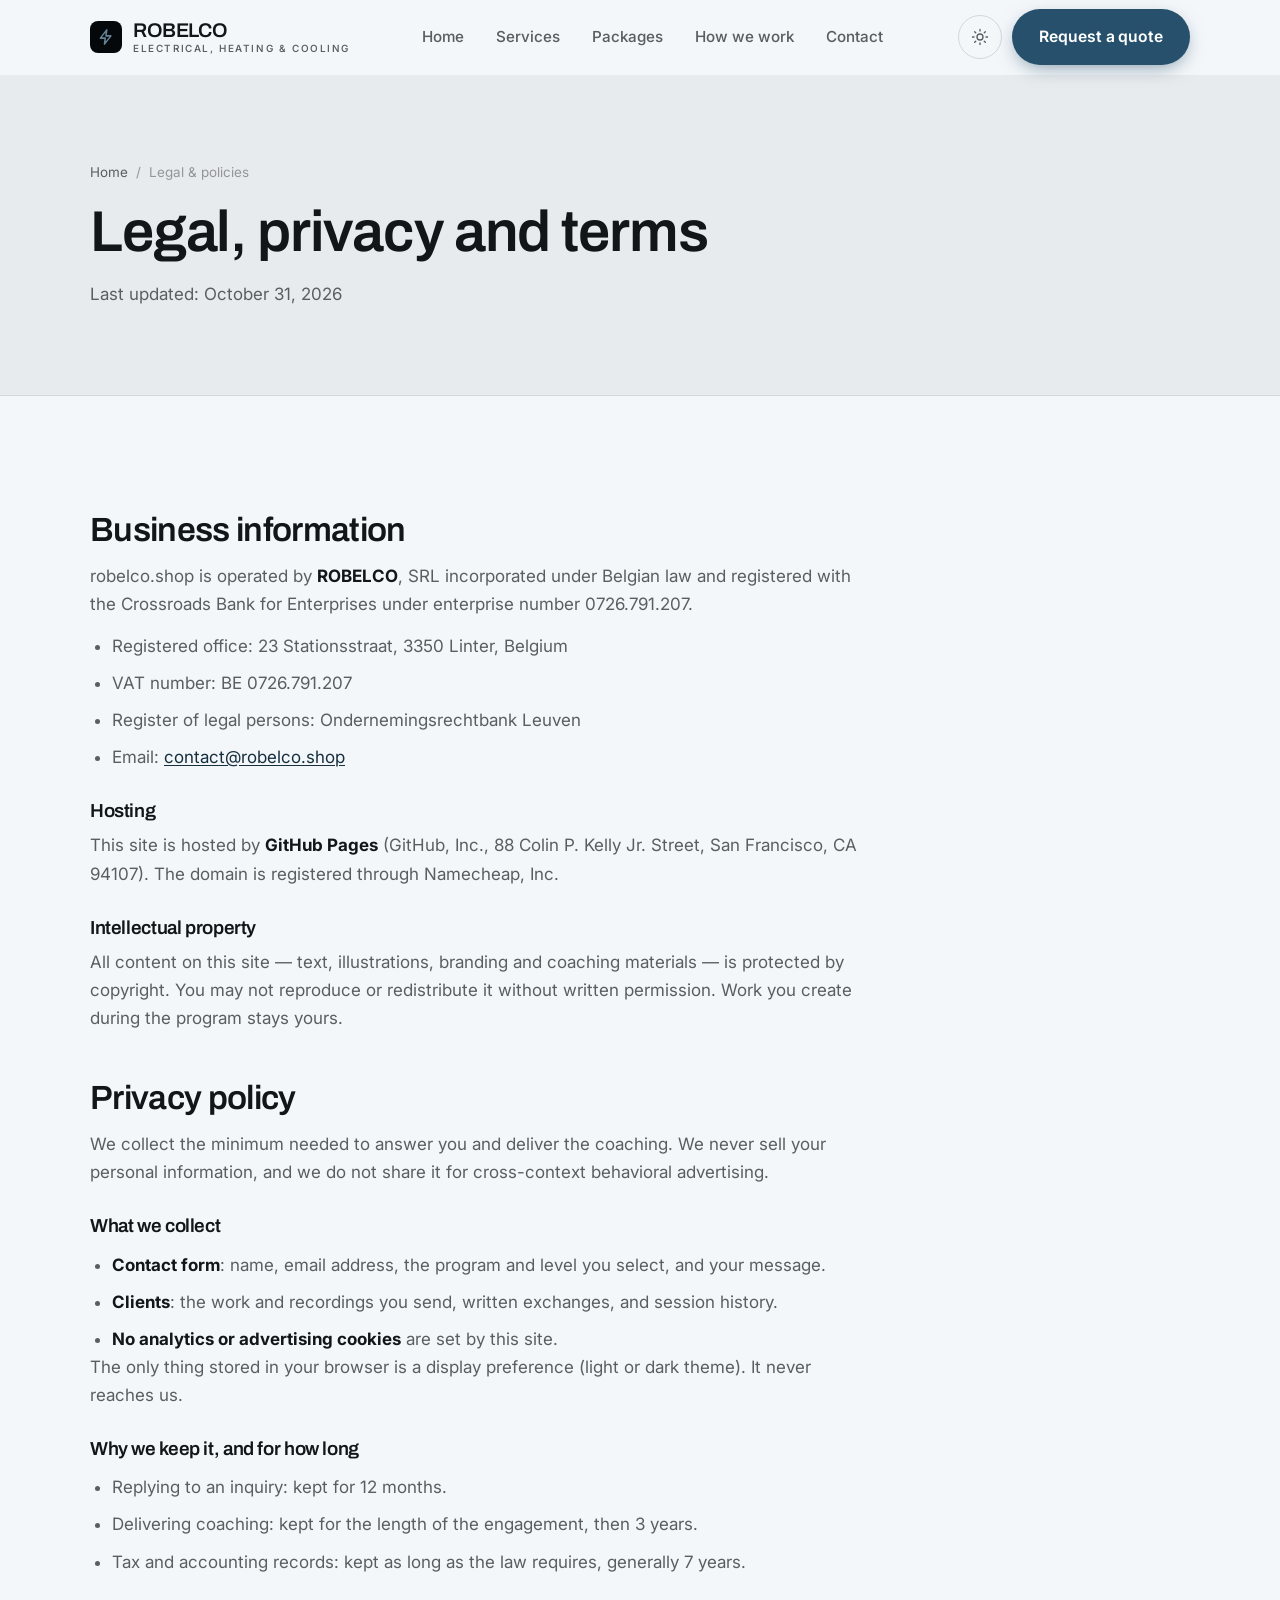
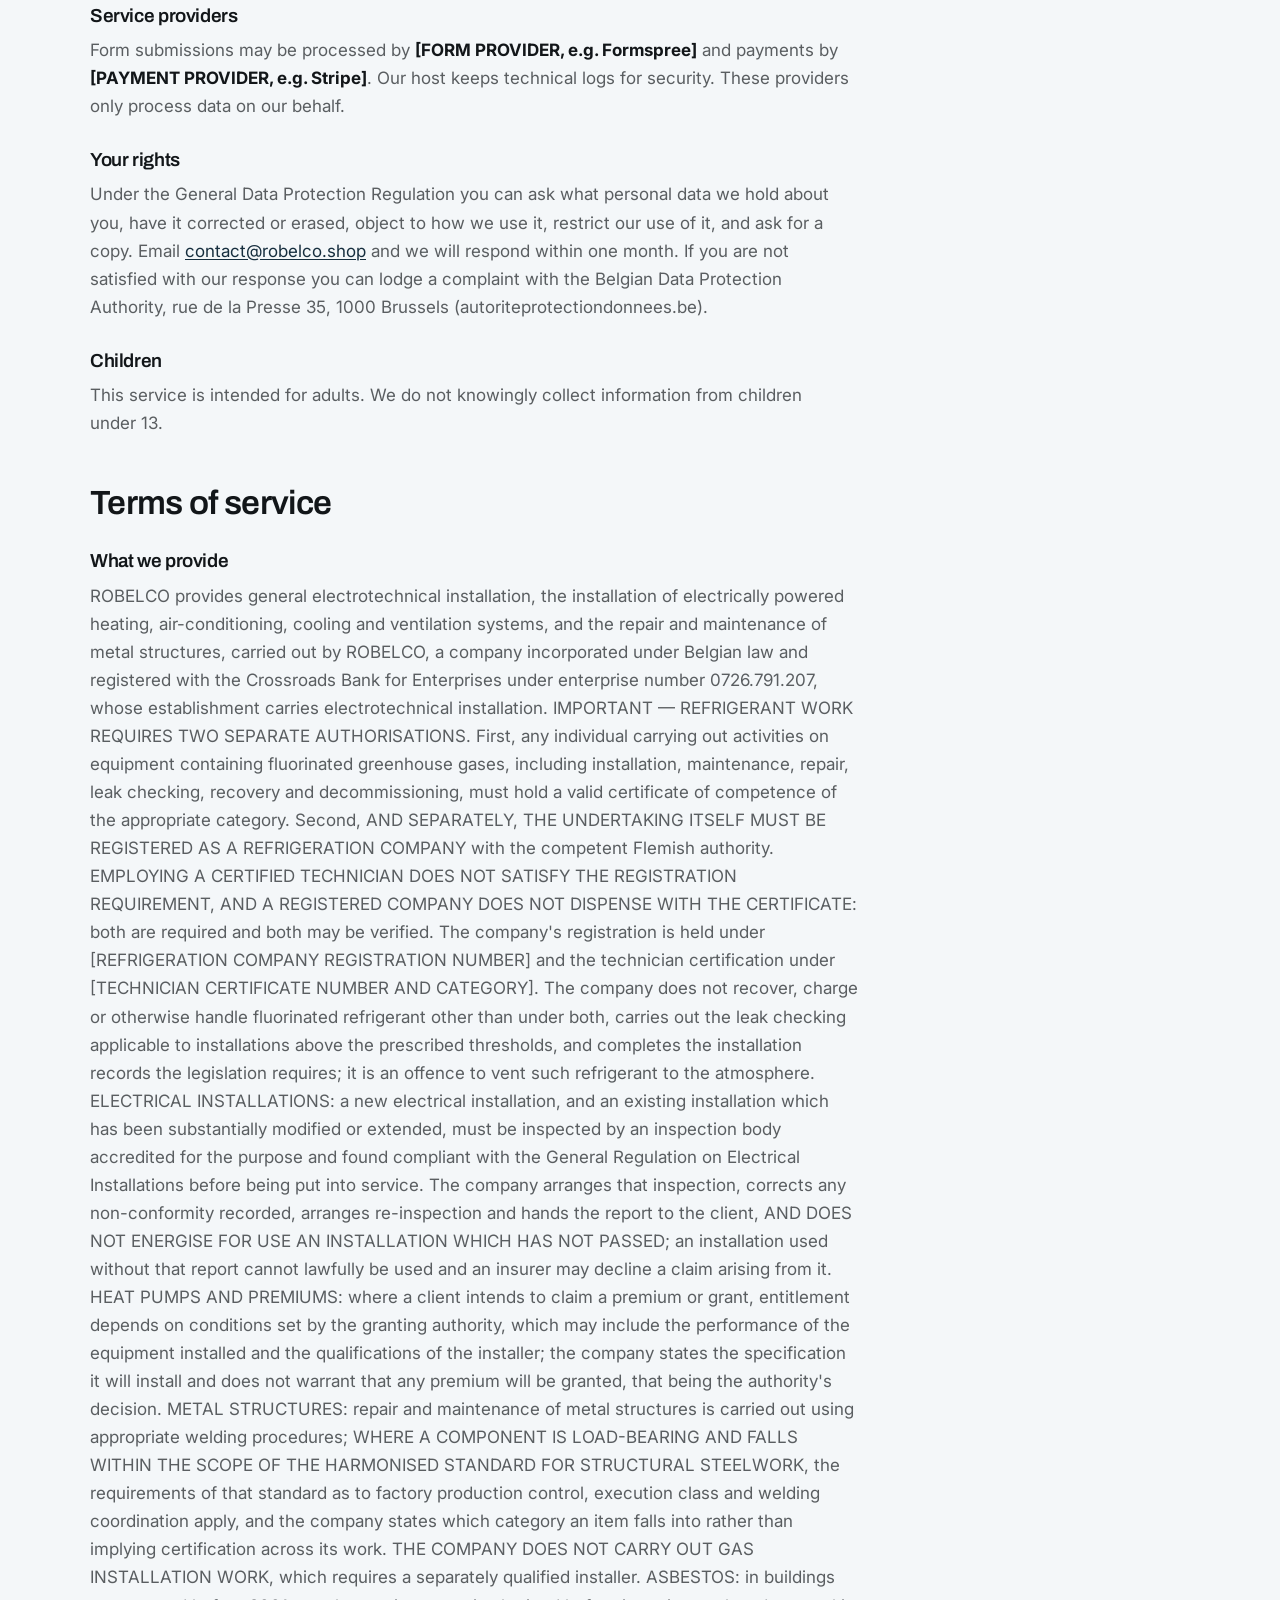
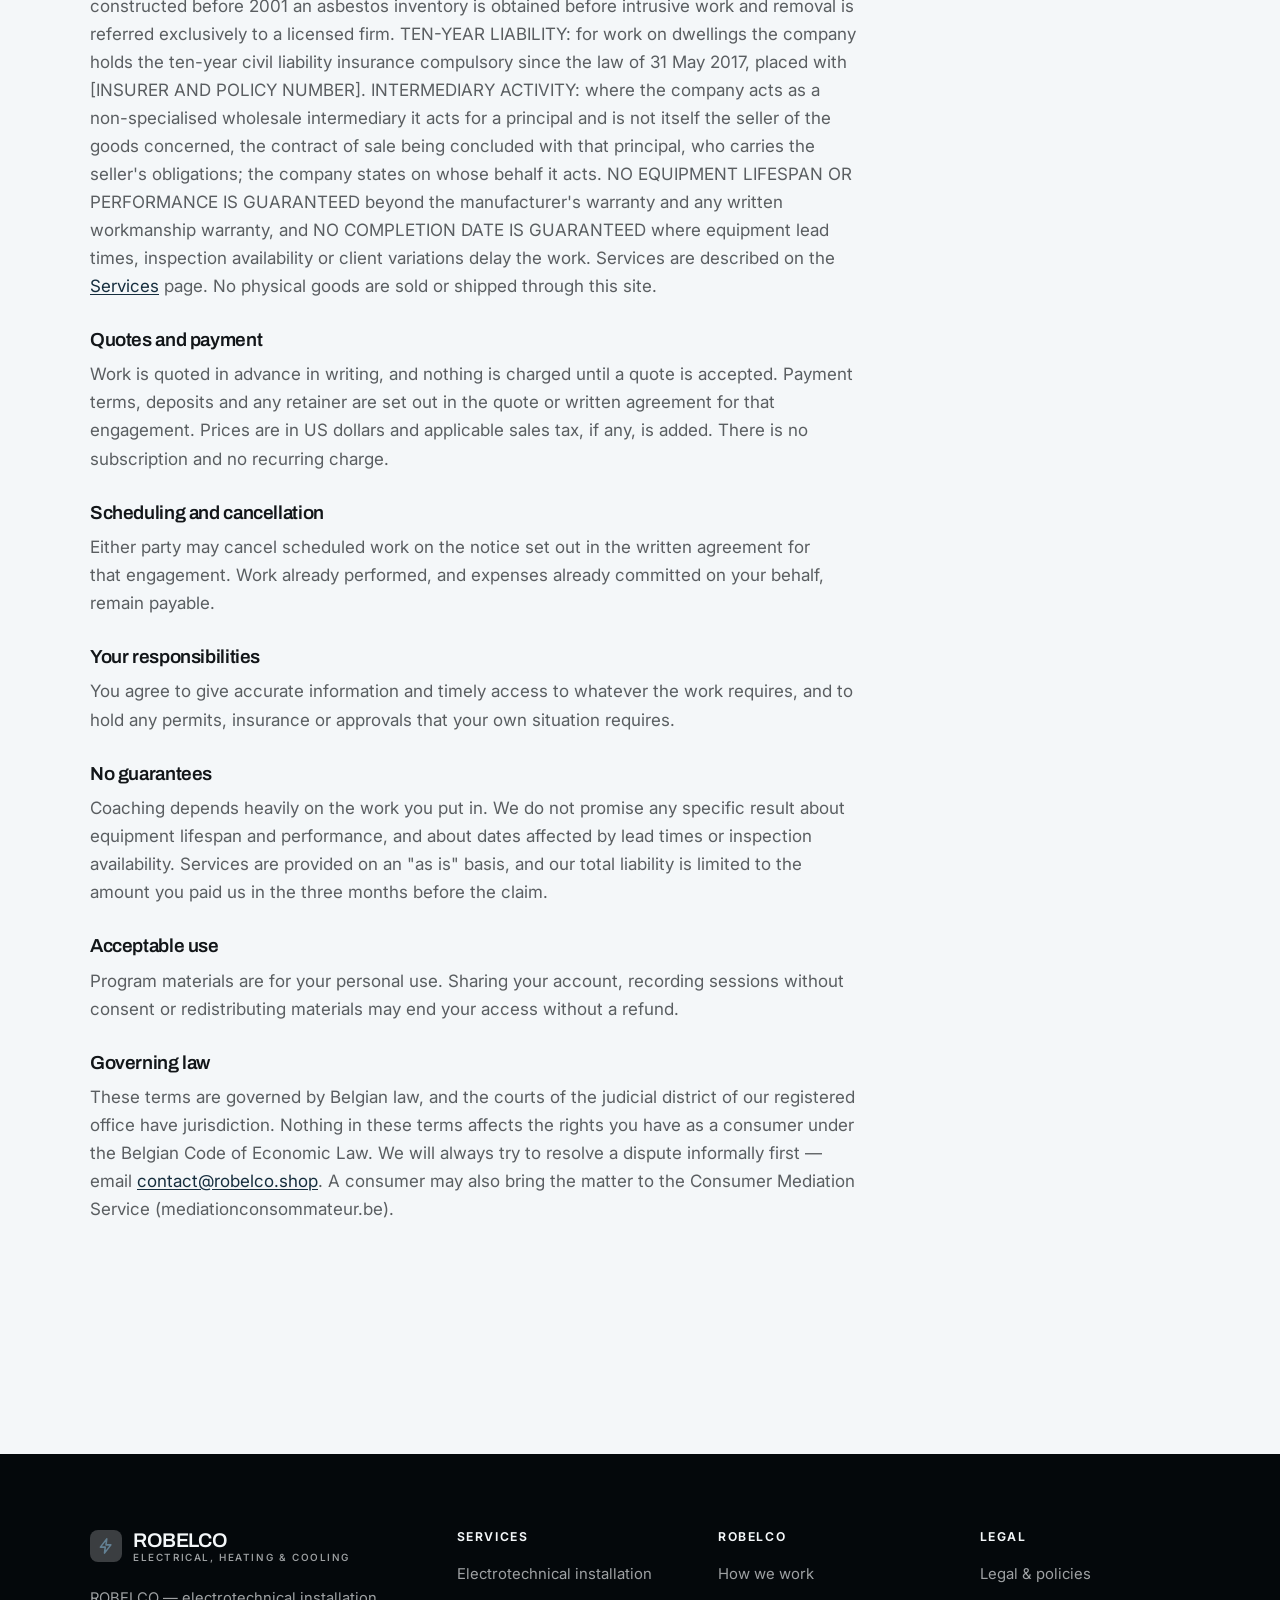
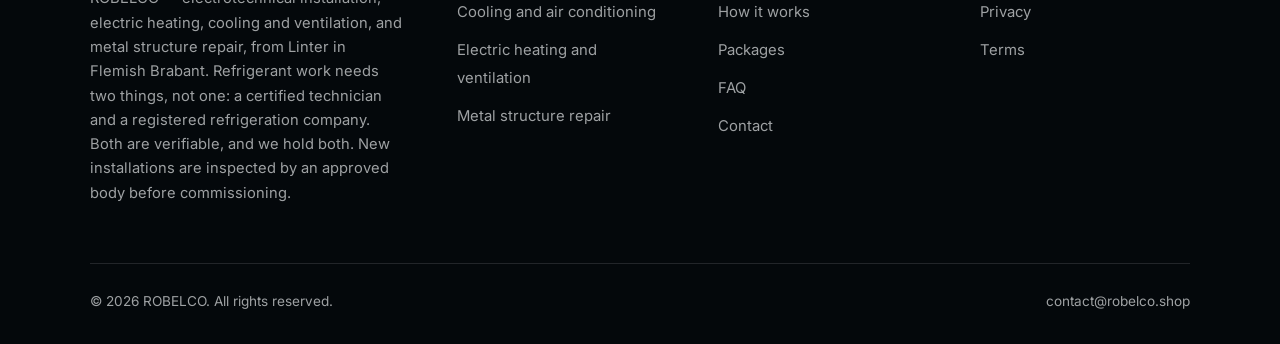
<file: legal.html>
<!DOCTYPE html>
<html lang="en" class="no-js">
<head>
<meta charset="utf-8">
<meta name="viewport" content="width=device-width, initial-scale=1">
<title>Legal, privacy and terms — ROBELCO</title>
<meta name="description" content="Business information, privacy policy and terms of service for ROBELCO.">
<meta name="robots" content="noindex">

<meta property="og:type" content="website">
<meta property="og:url" content="https://robelco.shop/legal.html">
<meta property="og:site_name" content="ROBELCO">
<meta property="og:locale" content="en_US">
<meta property="og:title" content="Legal, privacy and terms — ROBELCO">
<meta property="og:description" content="Business information, privacy policy and terms of service for ROBELCO.">
<meta name="theme-color" content="#04080b">

<link rel="icon" href="assets/img/favicon.svg" type="image/svg+xml">
<link rel="preconnect" href="https://fonts.googleapis.com">
<link rel="preconnect" href="https://fonts.gstatic.com" crossorigin>
<link rel="stylesheet" href="https://fonts.googleapis.com/css2?family=Archivo:wght@400;500;600;700&family=Inter:wght@400..700&display=swap">
<link rel="stylesheet" href="assets/css/style.css">

<!-- Thème appliqué avant le premier rendu (évite le flash) -->
<script>
document.documentElement.classList.remove('no-js');
(function(){try{var t=localStorage.getItem('site-theme');if(t){document.documentElement.setAttribute('data-theme',t);}}catch(e){}})();
</script>
</head>

<body>
<a class="skip-link" href="#main">Skip to main content</a>

<header class="site-header">
  <nav class="wrap nav" aria-label="Main navigation">
    <a class="brand" href="index.html">
      <svg class="brand__mark" viewBox="0 0 64 64" aria-hidden="true">
        <rect class="bm-bg" width="64" height="64" rx="16"/>
        <g class="bm-ic" transform="translate(14 14) scale(1.5)" fill="none" stroke-width="2.1" stroke-linecap="round" stroke-linejoin="round"><path d="M13 2.5 4.5 13.5H11l-1 8 8.5-11H12z"/></g>
      </svg>
      <span>ROBELCO<span class="brand__sub">ELECTRICAL, HEATING &amp; COOLING</span></span>
    </a>

    <ul class="nav__links" id="nav-links">
      <li><a href="index.html">Home</a></li>
      <li><a href="programs.html">Services</a></li>
      <li><a href="index.html#pricing">Packages</a></li>
      <li><a href="about.html">How we work</a></li>
      <li><a href="contact.html">Contact</a></li>
      <li><a class="btn btn--primary" href="contact.html">Request a quote</a></li>
    </ul>

    <div class="nav__cta">
      <button class="theme-toggle" type="button" aria-label="Switch to dark theme">
        <svg class="icon-sun" viewBox="0 0 24 24" fill="none" stroke="currentColor" stroke-width="1.8" stroke-linecap="round" aria-hidden="true"><circle cx="12" cy="12" r="4"/><path d="M12 2v2m0 16v2M2 12h2m16 0h2M4.9 4.9l1.4 1.4m11.4 11.4 1.4 1.4M19.1 4.9l-1.4 1.4M6.3 17.7l-1.4 1.4"/></svg>
        <svg class="icon-moon" viewBox="0 0 24 24" fill="none" stroke="currentColor" stroke-width="1.8" stroke-linecap="round" stroke-linejoin="round" aria-hidden="true"><path d="M21 12.8A9 9 0 1 1 11.2 3a7 7 0 0 0 9.8 9.8z"/></svg>
      </button>
      <a class="btn btn--primary" href="contact.html">Request a quote</a>
      <button class="nav__toggle" type="button" aria-expanded="false" aria-controls="nav-links" aria-label="Open menu">
        <svg class="icon-open" viewBox="0 0 24 24" fill="none" stroke="currentColor" stroke-width="2" stroke-linecap="round" aria-hidden="true"><path d="M3 6h18M3 12h18M3 18h18"/></svg>
        <svg class="icon-close" viewBox="0 0 24 24" fill="none" stroke="currentColor" stroke-width="2" stroke-linecap="round" aria-hidden="true"><path d="M6 6l12 12M18 6L6 18"/></svg>
      </button>
    </div>
  </nav>
</header>

<main id="main">

<section class="page-head">
  <div class="wrap">
    <nav class="breadcrumb" aria-label="Breadcrumb">
      <a href="index.html">Home</a><span>/</span><span aria-current="page">Legal &amp; policies</span>
    </nav>
    <h1>Legal, privacy and terms</h1>
    <p>Last updated: <time datetime="2026-10-31">October 31, 2026</time></p>
  </div>
</section>

<section class="section wrap">
  <div class="prose">

    <!--
      TO DO: this is a skeleton, not legal advice. Replace every [BRACKET] with
      your real details before selling, and have a lawyer review it if you can.
      Consumer protection rules differ by state.
    -->

    <h2 id="business">Business information</h2>
    <p>
      robelco.shop is operated by <strong>ROBELCO</strong>,
      SRL incorporated under Belgian law and registered with the
      Crossroads Bank for Enterprises under enterprise number 0726.791.207.
    </p>
    <ul>
      <li>Registered office: 23 Stationsstraat, 3350 Linter, Belgium</li>
      <li>VAT number: BE 0726.791.207</li>
      <li>Register of legal persons: Ondernemingsrechtbank Leuven</li>
      <li>Email: <a href="mailto:contact@robelco.shop">contact@robelco.shop</a></li>
    </ul>

    <h3>Hosting</h3>
    <p>
      This site is hosted by <strong>GitHub Pages</strong> (GitHub, Inc., 88 Colin P. Kelly Jr. Street,
      San Francisco, CA 94107). The domain is registered through Namecheap, Inc.
    </p>

    <h3>Intellectual property</h3>
    <p>
      All content on this site — text, illustrations, branding and coaching materials — is protected by
      copyright. You may not reproduce or redistribute it without written permission. Work you create during
      the program stays yours.
    </p>

    <h2 id="privacy">Privacy policy</h2>
    <p>
      We collect the minimum needed to answer you and deliver the coaching. We never sell your personal
      information, and we do not share it for cross-context behavioral advertising.
    </p>
    <h3>What we collect</h3>
    <ul>
      <li><strong>Contact form</strong>: name, email address, the program and level you select, and your message.</li>
      <li><strong>Clients</strong>: the work and recordings you send, written exchanges, and session history.</li>
      <li><strong>No analytics or advertising cookies</strong> are set by this site.</li>
    </ul>
    <p>
      The only thing stored in your browser is a display preference (light or dark theme). It never reaches us.
    </p>
    <h3>Why we keep it, and for how long</h3>
    <ul>
      <li>Replying to an inquiry: kept for 12 months.</li>
      <li>Delivering coaching: kept for the length of the engagement, then 3 years.</li>
      <li>Tax and accounting records: kept as long as the law requires, generally 7 years.</li>
    </ul>
    <h3>Service providers</h3>
    <p>
      Form submissions may be processed by <strong>[FORM PROVIDER, e.g. Formspree]</strong> and payments by
      <strong>[PAYMENT PROVIDER, e.g. Stripe]</strong>. Our host keeps technical logs for security. These
      providers only process data on our behalf.
    </p>
    <h3>Your rights</h3>
    <p>
      Under the General Data Protection Regulation you can ask what personal data we hold about you,
      have it corrected or erased, object to how we use it, restrict our use of it, and ask for a copy.
      Email <a href="mailto:contact@robelco.shop">contact@robelco.shop</a> and we will respond within one month. If you are not
      satisfied with our response you can lodge a complaint with the Belgian Data Protection Authority,
      rue de la Presse 35, 1000 Brussels (autoriteprotectiondonnees.be).
    </p>
    <h3>Children</h3>
    <p>
      This service is intended for adults. We do not knowingly collect information from children under 13.
    </p>

    <h2 id="terms">Terms of service</h2>
    <h3>What we provide</h3>
    <p>
      ROBELCO provides general electrotechnical installation, the installation of electrically powered heating, air-conditioning, cooling and ventilation systems, and the repair and maintenance of metal structures, carried out by ROBELCO, a company incorporated under Belgian law and registered with the Crossroads Bank for Enterprises under enterprise number 0726.791.207, whose establishment carries electrotechnical installation. IMPORTANT — REFRIGERANT WORK REQUIRES TWO SEPARATE AUTHORISATIONS. First, any individual carrying out activities on equipment containing fluorinated greenhouse gases, including installation, maintenance, repair, leak checking, recovery and decommissioning, must hold a valid certificate of competence of the appropriate category. Second, AND SEPARATELY, THE UNDERTAKING ITSELF MUST BE REGISTERED AS A REFRIGERATION COMPANY with the competent Flemish authority. EMPLOYING A CERTIFIED TECHNICIAN DOES NOT SATISFY THE REGISTRATION REQUIREMENT, AND A REGISTERED COMPANY DOES NOT DISPENSE WITH THE CERTIFICATE: both are required and both may be verified. The company's registration is held under [REFRIGERATION COMPANY REGISTRATION NUMBER] and the technician certification under [TECHNICIAN CERTIFICATE NUMBER AND CATEGORY]. The company does not recover, charge or otherwise handle fluorinated refrigerant other than under both, carries out the leak checking applicable to installations above the prescribed thresholds, and completes the installation records the legislation requires; it is an offence to vent such refrigerant to the atmosphere. ELECTRICAL INSTALLATIONS: a new electrical installation, and an existing installation which has been substantially modified or extended, must be inspected by an inspection body accredited for the purpose and found compliant with the General Regulation on Electrical Installations before being put into service. The company arranges that inspection, corrects any non-conformity recorded, arranges re-inspection and hands the report to the client, AND DOES NOT ENERGISE FOR USE AN INSTALLATION WHICH HAS NOT PASSED; an installation used without that report cannot lawfully be used and an insurer may decline a claim arising from it. HEAT PUMPS AND PREMIUMS: where a client intends to claim a premium or grant, entitlement depends on conditions set by the granting authority, which may include the performance of the equipment installed and the qualifications of the installer; the company states the specification it will install and does not warrant that any premium will be granted, that being the authority's decision. METAL STRUCTURES: repair and maintenance of metal structures is carried out using appropriate welding procedures; WHERE A COMPONENT IS LOAD-BEARING AND FALLS WITHIN THE SCOPE OF THE HARMONISED STANDARD FOR STRUCTURAL STEELWORK, the requirements of that standard as to factory production control, execution class and welding coordination apply, and the company states which category an item falls into rather than implying certification across its work. THE COMPANY DOES NOT CARRY OUT GAS INSTALLATION WORK, which requires a separately qualified installer. ASBESTOS: in buildings constructed before 2001 an asbestos inventory is obtained before intrusive work and removal is referred exclusively to a licensed firm. TEN-YEAR LIABILITY: for work on dwellings the company holds the ten-year civil liability insurance compulsory since the law of 31 May 2017, placed with [INSURER AND POLICY NUMBER]. INTERMEDIARY ACTIVITY: where the company acts as a non-specialised wholesale intermediary it acts for a principal and is not itself the seller of the goods concerned, the contract of sale being concluded with that principal, who carries the seller's obligations; the company states on whose behalf it acts. NO EQUIPMENT LIFESPAN OR PERFORMANCE IS GUARANTEED beyond the manufacturer's warranty and any written workmanship warranty, and NO COMPLETION DATE IS GUARANTEED where equipment lead times, inspection availability or client variations delay the work. Services are described on the
      <a href="programs.html">Services</a> page. No physical goods are sold or shipped through this site.
    </p>
    <h3>Quotes and payment</h3>
    <p>
      Work is quoted in advance in writing, and nothing is charged until a quote is accepted. Payment terms,
      deposits and any retainer are set out in the quote or written agreement for that engagement. Prices are in
      US dollars and applicable sales tax, if any, is added. There is no subscription and no recurring charge.
    </p>
    <h3>Scheduling and cancellation</h3>
    <p>
      Either party may cancel scheduled work on the notice set out in the written agreement for that engagement.
      Work already performed, and expenses already committed on your behalf, remain payable.
    </p>
    <h3>Your responsibilities</h3>
    <p>
      You agree to give accurate information and timely access to whatever the work requires, and to hold any
      permits, insurance or approvals that your own situation requires.
    </p>

    <h3>No guarantees</h3>
    <p>
      Coaching depends heavily on the work you put in. We do not promise any specific result
      about equipment lifespan and performance, and about dates affected by lead times or inspection availability. Services are provided on an "as is" basis, and our total
      liability is limited to the amount you paid us in the three months before the claim.
    </p>
    <h3>Acceptable use</h3>
    <p>
      Program materials are for your personal use. Sharing your account, recording sessions without consent
      or redistributing materials may end your access without a refund.
    </p>
    <h3>Governing law</h3>
    <p>
      These terms are governed by Belgian law, and the courts of the judicial district of our
      registered office have jurisdiction. Nothing in these terms affects the rights you have as a
      consumer under the Belgian Code of Economic Law. We will always try to resolve a dispute
      informally first — email <a href="mailto:contact@robelco.shop">contact@robelco.shop</a>. A consumer may also bring the
      matter to the Consumer Mediation Service (mediationconsommateur.be).
    </p>

  </div>
</section>

</main>

<footer class="site-footer">
  <div class="wrap">
    <div class="footer__grid">
      <div class="footer__brand">
        <a class="brand" href="index.html">
          <svg class="brand__mark" viewBox="0 0 64 64" aria-hidden="true">
        <rect class="bm-bg" width="64" height="64" rx="16"/>
        <g class="bm-ic" transform="translate(14 14) scale(1.5)" fill="none" stroke-width="2.1" stroke-linecap="round" stroke-linejoin="round"><path d="M13 2.5 4.5 13.5H11l-1 8 8.5-11H12z"/></g>
      </svg>
          <span>ROBELCO<span class="brand__sub">ELECTRICAL, HEATING &amp; COOLING</span></span>
        </a>
        <p>ROBELCO — electrotechnical installation, electric heating, cooling and ventilation, and metal structure repair, from Linter in Flemish Brabant. Refrigerant work needs two things, not one: a certified technician and a registered refrigeration company. Both are verifiable, and we hold both. New installations are inspected by an approved body before commissioning.</p>
      </div>

      <div class="footer__col">
        <h4>Services</h4>
        <ul>
          <li><a href="programs.html#electrical">Electrotechnical installation</a></li>
          <li><a href="programs.html#cooling">Cooling and air conditioning</a></li>
          <li><a href="programs.html#heating">Electric heating and ventilation</a></li>
          <li><a href="programs.html#metal">Metal structure repair</a></li>
        </ul>
      </div>

      <div class="footer__col">
        <h4>ROBELCO</h4>
        <ul>
          <li><a href="about.html">How we work</a></li>
          <li><a href="index.html#how-it-works">How it works</a></li>
          <li><a href="index.html#pricing">Packages</a></li>
          <li><a href="index.html#faq">FAQ</a></li>
          <li><a href="contact.html">Contact</a></li>
        </ul>
      </div>

      <div class="footer__col">
        <h4>Legal</h4>
        <ul>
          <li><a href="legal.html">Legal &amp; policies</a></li>
          <li><a href="legal.html#privacy">Privacy</a></li>
          <li><a href="legal.html#terms">Terms</a></li>
        </ul>
      </div>
    </div>

    <div class="footer__bottom">
      <p>© <span data-year>2026</span> ROBELCO. All rights reserved.</p>
      <p><a href="mailto:contact@robelco.shop">contact@robelco.shop</a></p>
    </div>
  </div>
</footer>

<script src="assets/js/main.js" defer></script>
</body>
</html>
</file>
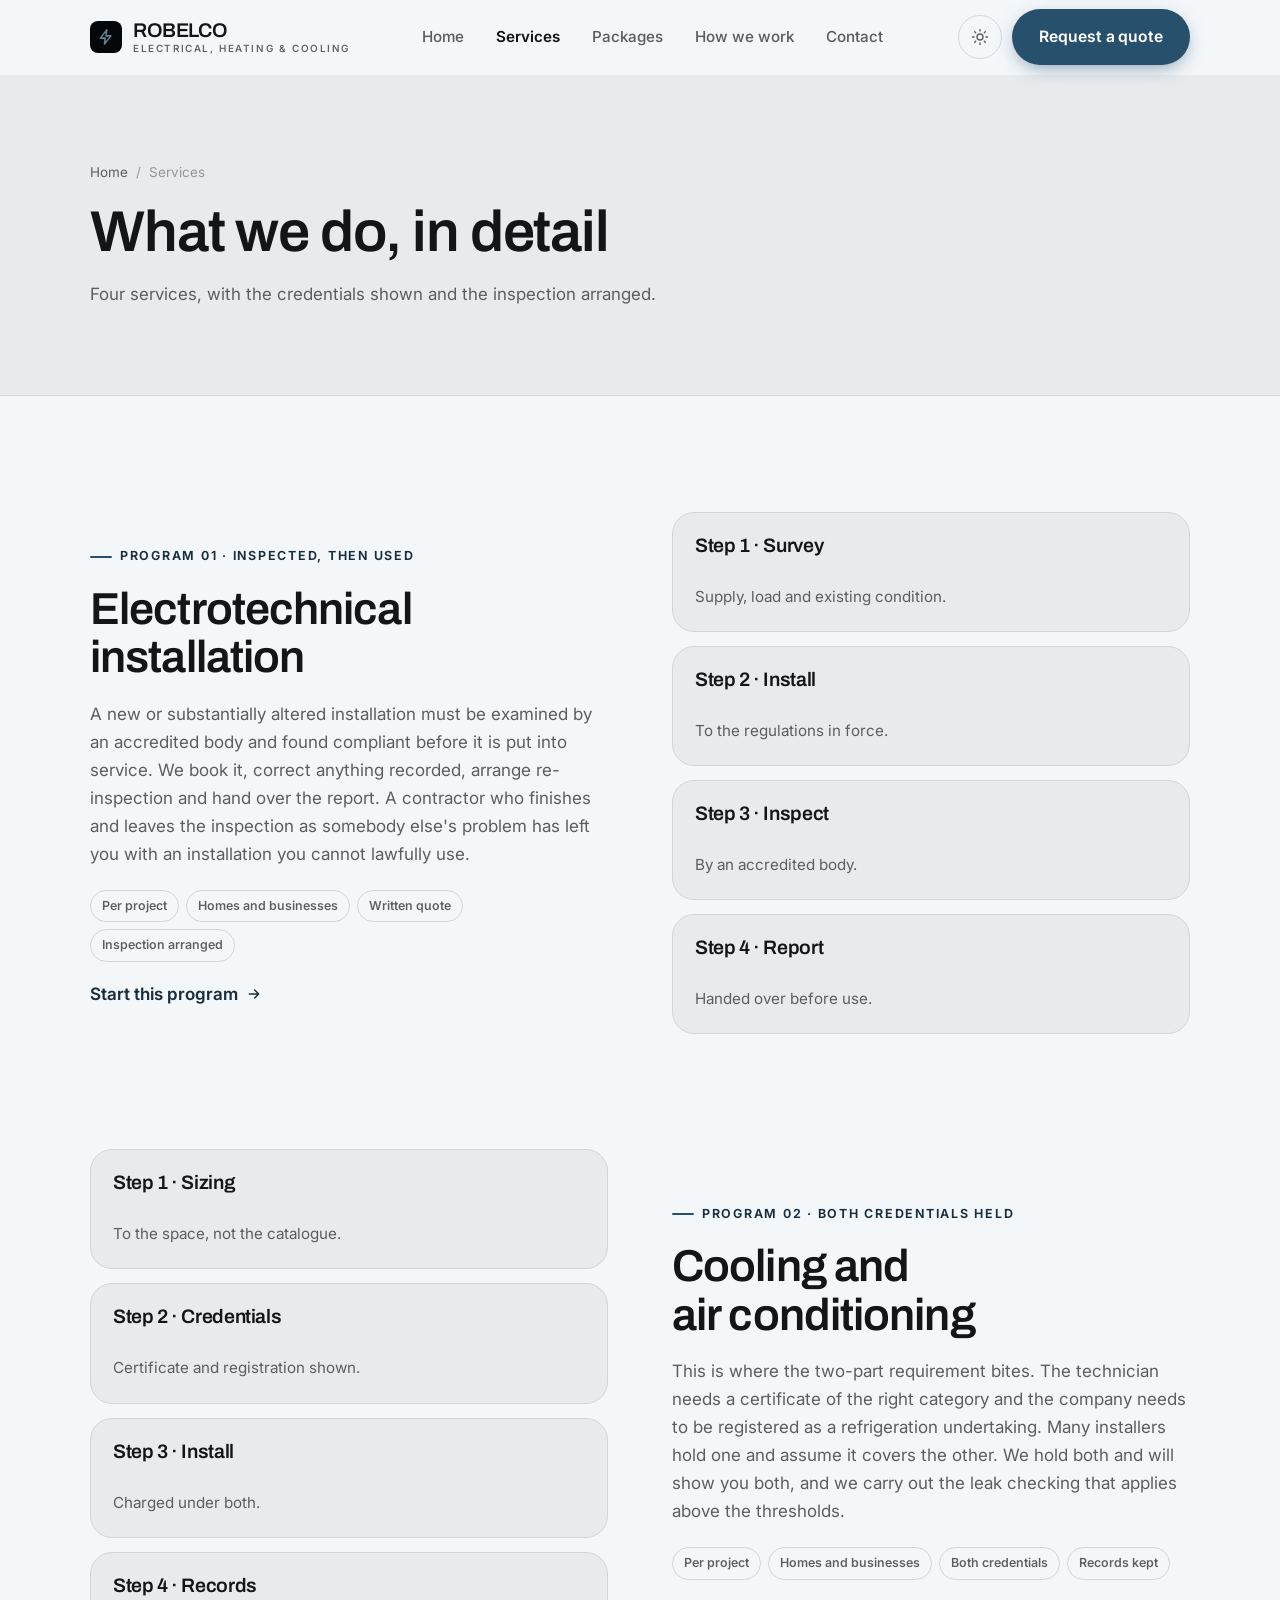
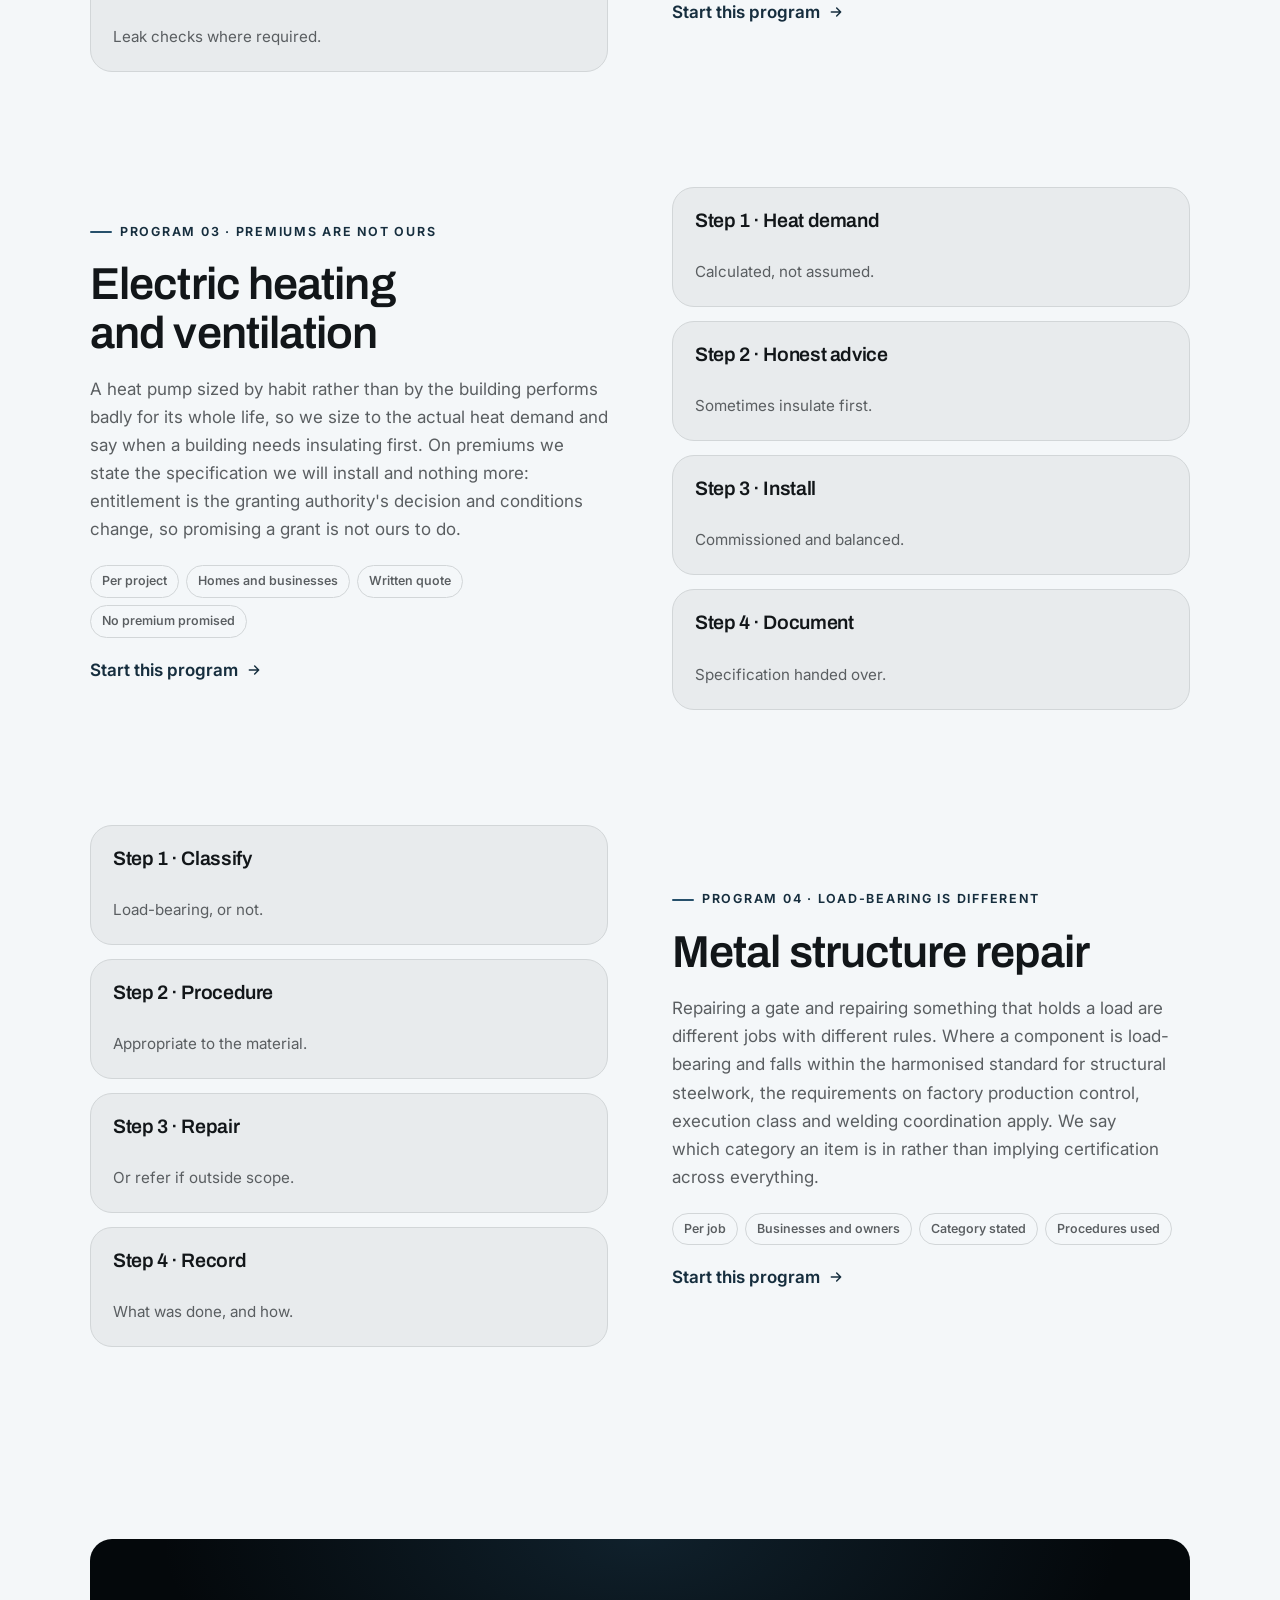
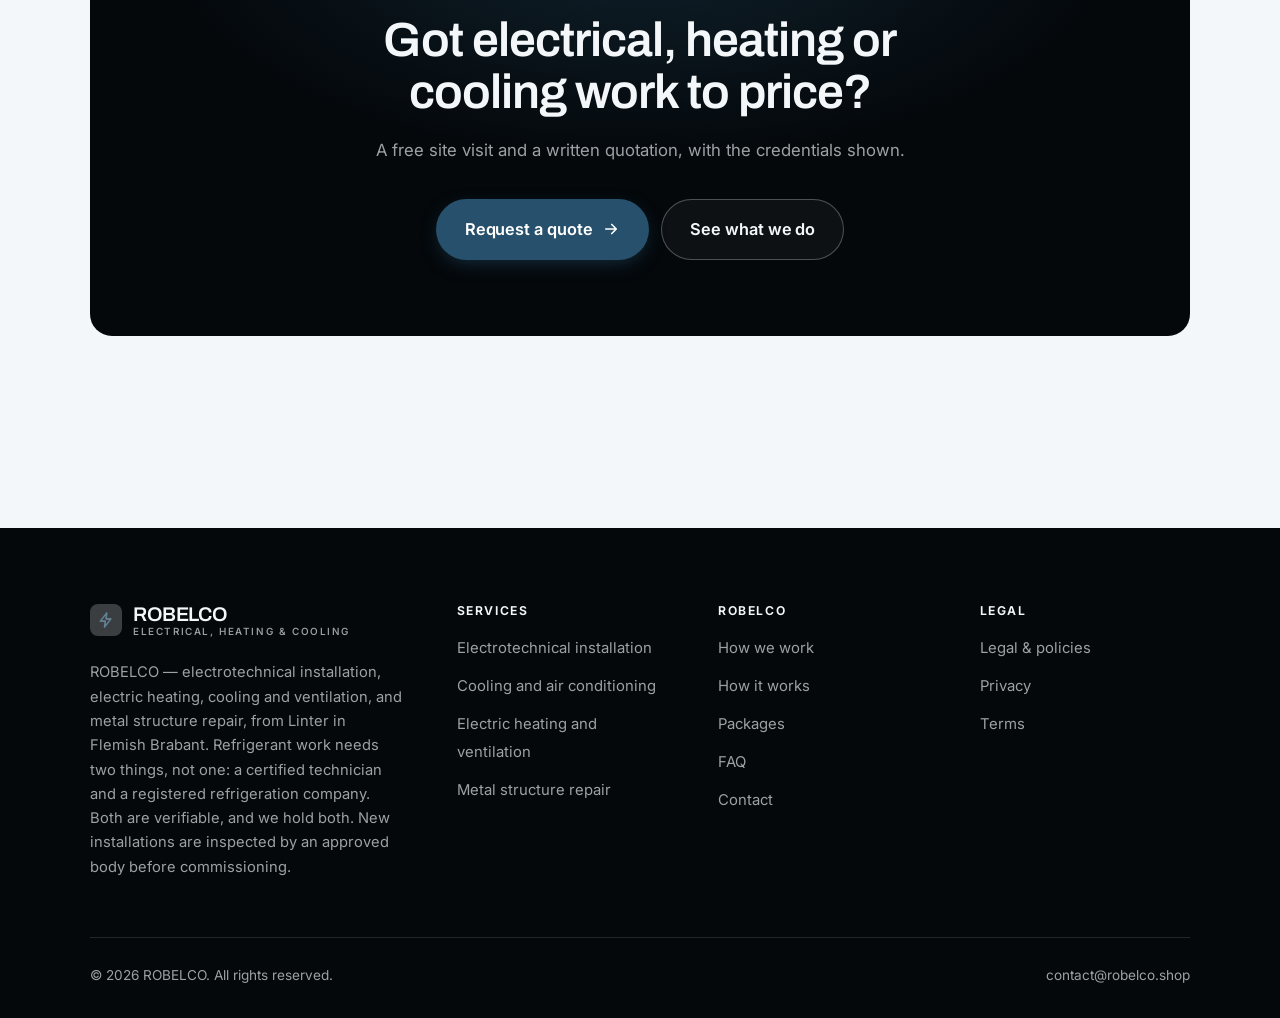
<file: programs.html>
<!DOCTYPE html>
<html lang="en" class="no-js">
<head>
<meta charset="utf-8">
<meta name="viewport" content="width=device-width, initial-scale=1">
<title>Services — ROBELCO</title>
<meta name="description" content="What ROBELCO does: electrotechnical installation, cooling and air conditioning, electric heating and ventilation, and metal structure repair.">
<link rel="canonical" href="https://robelco.shop/programs.html">

<meta property="og:type" content="website">
<meta property="og:url" content="https://robelco.shop/programs.html">
<meta property="og:site_name" content="ROBELCO">
<meta property="og:locale" content="en_US">
<meta property="og:title" content="Services — ROBELCO">
<meta property="og:description" content="What ROBELCO does: electrotechnical installation, cooling and air conditioning, electric heating and ventilation, and metal structure repair.">
<meta name="theme-color" content="#04080b">

<link rel="icon" href="assets/img/favicon.svg" type="image/svg+xml">
<link rel="preconnect" href="https://fonts.googleapis.com">
<link rel="preconnect" href="https://fonts.gstatic.com" crossorigin>
<link rel="stylesheet" href="https://fonts.googleapis.com/css2?family=Archivo:wght@400;500;600;700&family=Inter:wght@400..700&display=swap">
<link rel="stylesheet" href="assets/css/style.css">

<!-- Thème appliqué avant le premier rendu (évite le flash) -->
<script>
document.documentElement.classList.remove('no-js');
(function(){try{var t=localStorage.getItem('site-theme');if(t){document.documentElement.setAttribute('data-theme',t);}}catch(e){}})();
</script>
</head>

<body>
<a class="skip-link" href="#main">Skip to main content</a>

<header class="site-header">
  <nav class="wrap nav" aria-label="Main navigation">
    <a class="brand" href="index.html">
      <svg class="brand__mark" viewBox="0 0 64 64" aria-hidden="true">
        <rect class="bm-bg" width="64" height="64" rx="16"/>
        <g class="bm-ic" transform="translate(14 14) scale(1.5)" fill="none" stroke-width="2.1" stroke-linecap="round" stroke-linejoin="round"><path d="M13 2.5 4.5 13.5H11l-1 8 8.5-11H12z"/></g>
      </svg>
      <span>ROBELCO<span class="brand__sub">ELECTRICAL, HEATING &amp; COOLING</span></span>
    </a>

    <ul class="nav__links" id="nav-links">
      <li><a href="index.html">Home</a></li>
      <li><a href="programs.html" aria-current="page">Services</a></li>
      <li><a href="index.html#pricing">Packages</a></li>
      <li><a href="about.html">How we work</a></li>
      <li><a href="contact.html">Contact</a></li>
      <li><a class="btn btn--primary" href="contact.html">Request a quote</a></li>
    </ul>

    <div class="nav__cta">
      <button class="theme-toggle" type="button" aria-label="Switch to dark theme">
        <svg class="icon-sun" viewBox="0 0 24 24" fill="none" stroke="currentColor" stroke-width="1.8" stroke-linecap="round" aria-hidden="true"><circle cx="12" cy="12" r="4"/><path d="M12 2v2m0 16v2M2 12h2m16 0h2M4.9 4.9l1.4 1.4m11.4 11.4 1.4 1.4M19.1 4.9l-1.4 1.4M6.3 17.7l-1.4 1.4"/></svg>
        <svg class="icon-moon" viewBox="0 0 24 24" fill="none" stroke="currentColor" stroke-width="1.8" stroke-linecap="round" stroke-linejoin="round" aria-hidden="true"><path d="M21 12.8A9 9 0 1 1 11.2 3a7 7 0 0 0 9.8 9.8z"/></svg>
      </button>
      <a class="btn btn--primary" href="contact.html">Request a quote</a>
      <button class="nav__toggle" type="button" aria-expanded="false" aria-controls="nav-links" aria-label="Open menu">
        <svg class="icon-open" viewBox="0 0 24 24" fill="none" stroke="currentColor" stroke-width="2" stroke-linecap="round" aria-hidden="true"><path d="M3 6h18M3 12h18M3 18h18"/></svg>
        <svg class="icon-close" viewBox="0 0 24 24" fill="none" stroke="currentColor" stroke-width="2" stroke-linecap="round" aria-hidden="true"><path d="M6 6l12 12M18 6L6 18"/></svg>
      </button>
    </div>
  </nav>
</header>

<main id="main">

<section class="page-head">
  <div class="wrap">
    <nav class="breadcrumb" aria-label="Breadcrumb">
      <a href="index.html">Home</a><span>/</span><span aria-current="page">Services</span>
    </nav>
    <h1>What we do, in detail</h1>
    <p>Four services, with the credentials shown and the inspection arranged.</p>
  </div>
</section>

<section class="section wrap" id="electrical">
  <div class="split reveal">
    <div>
      <span class="eyebrow">Program 01 · Inspected, then used</span>
      <h2>Electrotechnical installation</h2>
      <p>A new or substantially altered installation must be examined by an accredited body and found compliant before it is put into service. We book it, correct anything recorded, arrange re-inspection and hand over the report. A contractor who finishes and leaves the inspection as somebody else's problem has left you with an installation you cannot lawfully use.</p>
      <ul class="tags"><li>Per project</li><li>Homes and businesses</li><li>Written quote</li><li>Inspection arranged</li></ul>
      <p><a class="arrow-link" href="contact.html">Start this program <svg viewBox="0 0 24 24" fill="none" stroke="currentColor" stroke-width="2.2" stroke-linecap="round" stroke-linejoin="round" aria-hidden="true"><path d="M5 12h14M13 6l6 6-6 6"/></svg></a></p>
    </div>
    <div class="grid grid--2 grid--tight">
      <article class="card card--sm">
        <h3>Step 1 · Survey</h3>
        <p>Supply, load and existing condition.</p>
      </article>
      <article class="card card--sm">
        <h3>Step 2 · Install</h3>
        <p>To the regulations in force.</p>
      </article>
      <article class="card card--sm">
        <h3>Step 3 · Inspect</h3>
        <p>By an accredited body.</p>
      </article>
      <article class="card card--sm">
        <h3>Step 4 · Report</h3>
        <p>Handed over before use.</p>
      </article>
    </div>
  </div>
</section>

<section class="section section--flush wrap" id="cooling">
  <div class="split reveal">
    <div class="grid grid--2 grid--tight">
      <article class="card card--sm">
        <h3>Step 1 · Sizing</h3>
        <p>To the space, not the catalogue.</p>
      </article>
      <article class="card card--sm">
        <h3>Step 2 · Credentials</h3>
        <p>Certificate and registration shown.</p>
      </article>
      <article class="card card--sm">
        <h3>Step 3 · Install</h3>
        <p>Charged under both.</p>
      </article>
      <article class="card card--sm">
        <h3>Step 4 · Records</h3>
        <p>Leak checks where required.</p>
      </article>
    </div>
    <div>
      <span class="eyebrow">Program 02 · Both credentials held</span>
      <h2>Cooling and air conditioning</h2>
      <p>This is where the two-part requirement bites. The technician needs a certificate of the right category and the company needs to be registered as a refrigeration undertaking. Many installers hold one and assume it covers the other. We hold both and will show you both, and we carry out the leak checking that applies above the thresholds.</p>
      <ul class="tags"><li>Per project</li><li>Homes and businesses</li><li>Both credentials</li><li>Records kept</li></ul>
      <p><a class="arrow-link" href="contact.html">Start this program <svg viewBox="0 0 24 24" fill="none" stroke="currentColor" stroke-width="2.2" stroke-linecap="round" stroke-linejoin="round" aria-hidden="true"><path d="M5 12h14M13 6l6 6-6 6"/></svg></a></p>
    </div>
  </div>
</section>

<section class="section section--flush wrap" id="heating">
  <div class="split reveal">
    <div>
      <span class="eyebrow">Program 03 · Premiums are not ours</span>
      <h2>Electric heating and ventilation</h2>
      <p>A heat pump sized by habit rather than by the building performs badly for its whole life, so we size to the actual heat demand and say when a building needs insulating first. On premiums we state the specification we will install and nothing more: entitlement is the granting authority's decision and conditions change, so promising a grant is not ours to do.</p>
      <ul class="tags"><li>Per project</li><li>Homes and businesses</li><li>Written quote</li><li>No premium promised</li></ul>
      <p><a class="arrow-link" href="contact.html">Start this program <svg viewBox="0 0 24 24" fill="none" stroke="currentColor" stroke-width="2.2" stroke-linecap="round" stroke-linejoin="round" aria-hidden="true"><path d="M5 12h14M13 6l6 6-6 6"/></svg></a></p>
    </div>
    <div class="grid grid--2 grid--tight">
      <article class="card card--sm">
        <h3>Step 1 · Heat demand</h3>
        <p>Calculated, not assumed.</p>
      </article>
      <article class="card card--sm">
        <h3>Step 2 · Honest advice</h3>
        <p>Sometimes insulate first.</p>
      </article>
      <article class="card card--sm">
        <h3>Step 3 · Install</h3>
        <p>Commissioned and balanced.</p>
      </article>
      <article class="card card--sm">
        <h3>Step 4 · Document</h3>
        <p>Specification handed over.</p>
      </article>
    </div>
  </div>
</section>

<section class="section section--flush wrap" id="metal">
  <div class="split reveal">
    <div class="grid grid--2 grid--tight">
      <article class="card card--sm">
        <h3>Step 1 · Classify</h3>
        <p>Load-bearing, or not.</p>
      </article>
      <article class="card card--sm">
        <h3>Step 2 · Procedure</h3>
        <p>Appropriate to the material.</p>
      </article>
      <article class="card card--sm">
        <h3>Step 3 · Repair</h3>
        <p>Or refer if outside scope.</p>
      </article>
      <article class="card card--sm">
        <h3>Step 4 · Record</h3>
        <p>What was done, and how.</p>
      </article>
    </div>
    <div>
      <span class="eyebrow">Program 04 · Load-bearing is different</span>
      <h2>Metal structure repair</h2>
      <p>Repairing a gate and repairing something that holds a load are different jobs with different rules. Where a component is load-bearing and falls within the harmonised standard for structural steelwork, the requirements on factory production control, execution class and welding coordination apply. We say which category an item is in rather than implying certification across everything.</p>
      <ul class="tags"><li>Per job</li><li>Businesses and owners</li><li>Category stated</li><li>Procedures used</li></ul>
      <p><a class="arrow-link" href="contact.html">Start this program <svg viewBox="0 0 24 24" fill="none" stroke="currentColor" stroke-width="2.2" stroke-linecap="round" stroke-linejoin="round" aria-hidden="true"><path d="M5 12h14M13 6l6 6-6 6"/></svg></a></p>
    </div>
  </div>
</section>

<section class="wrap section--tight">
  <div class="cta-band reveal">
    <h2>Got electrical, heating or cooling work to price?</h2>
    <p>A free site visit and a written quotation, with the credentials shown.</p>
    <div class="hero__actions">
      <a class="btn btn--primary btn--lg" href="contact.html">Request a quote <svg viewBox="0 0 24 24" fill="none" stroke="currentColor" stroke-width="2.2" stroke-linecap="round" stroke-linejoin="round" aria-hidden="true"><path d="M5 12h14M13 6l6 6-6 6"/></svg></a>
      <a class="btn btn--on-dark btn--lg" href="programs.html">See what we do</a>
    </div>
  </div>
</section>

</main>

<footer class="site-footer">
  <div class="wrap">
    <div class="footer__grid">
      <div class="footer__brand">
        <a class="brand" href="index.html">
          <svg class="brand__mark" viewBox="0 0 64 64" aria-hidden="true">
        <rect class="bm-bg" width="64" height="64" rx="16"/>
        <g class="bm-ic" transform="translate(14 14) scale(1.5)" fill="none" stroke-width="2.1" stroke-linecap="round" stroke-linejoin="round"><path d="M13 2.5 4.5 13.5H11l-1 8 8.5-11H12z"/></g>
      </svg>
          <span>ROBELCO<span class="brand__sub">ELECTRICAL, HEATING &amp; COOLING</span></span>
        </a>
        <p>ROBELCO — electrotechnical installation, electric heating, cooling and ventilation, and metal structure repair, from Linter in Flemish Brabant. Refrigerant work needs two things, not one: a certified technician and a registered refrigeration company. Both are verifiable, and we hold both. New installations are inspected by an approved body before commissioning.</p>
      </div>

      <div class="footer__col">
        <h4>Services</h4>
        <ul>
          <li><a href="programs.html#electrical">Electrotechnical installation</a></li>
          <li><a href="programs.html#cooling">Cooling and air conditioning</a></li>
          <li><a href="programs.html#heating">Electric heating and ventilation</a></li>
          <li><a href="programs.html#metal">Metal structure repair</a></li>
        </ul>
      </div>

      <div class="footer__col">
        <h4>ROBELCO</h4>
        <ul>
          <li><a href="about.html">How we work</a></li>
          <li><a href="index.html#how-it-works">How it works</a></li>
          <li><a href="index.html#pricing">Packages</a></li>
          <li><a href="index.html#faq">FAQ</a></li>
          <li><a href="contact.html">Contact</a></li>
        </ul>
      </div>

      <div class="footer__col">
        <h4>Legal</h4>
        <ul>
          <li><a href="legal.html">Legal &amp; policies</a></li>
          <li><a href="legal.html#privacy">Privacy</a></li>
          <li><a href="legal.html#terms">Terms</a></li>
        </ul>
      </div>
    </div>

    <div class="footer__bottom">
      <p>© <span data-year>2026</span> ROBELCO. All rights reserved.</p>
      <p><a href="mailto:contact@robelco.shop">contact@robelco.shop</a></p>
    </div>
  </div>
</footer>

<script src="assets/js/main.js" defer></script>
</body>
</html>
</file>
<file: assets/css/style.css>
/* ROBELCO — couleurs et polices de la marque.
   Modifier ces valeurs suffit à changer l'identité visuelle de tout le site. */
:root {
  --c-accent:    #26506b;
  --c-on-accent: #ffffff;
  --c-ink:       #04080b;
  --c-paper:     #f4f7f9;

  --accent-ink-light: color-mix(in srgb, var(--c-accent) 58%, black);
  --accent-on-dark:   color-mix(in srgb, var(--c-accent) 72%, white);

  --font-display: "Archivo", system-ui, -apple-system, "Segoe UI", sans-serif;
  --font-body: "Inter", system-ui, -apple-system, "Segoe UI", sans-serif;
  --display-weight: 600;
  --display-tracking: -.02em;
}

/* ==========================================================================
   Feuille de style commune aux sites de coaching
   Les couleurs de marque (--c-accent, --c-on-accent, --c-ink, --c-paper) et
   les polices sont définies juste au-dessus, par site. Tout le reste en dérive.
   ========================================================================== */

/* --------------------------------------------------------------------------
   1. Tokens dérivés
   -------------------------------------------------------------------------- */

:root {
  /* Thème clair */
  --paper:      var(--c-paper);
  --paper-2:    color-mix(in srgb, var(--c-paper) 95%, var(--c-ink));
  --paper-3:    color-mix(in srgb, var(--c-paper) 89%, var(--c-ink));
  --line:       color-mix(in srgb, var(--c-paper) 86%, var(--c-ink));
  --text:       color-mix(in srgb, var(--c-ink) 94%, var(--c-paper));
  --muted:      color-mix(in srgb, var(--c-ink) 64%, var(--c-paper));
  --accent:     var(--c-accent);
  --accent-600: color-mix(in srgb, var(--c-accent) 86%, black);
  --accent-ink: var(--accent-ink-light);
  --on-accent:  var(--c-on-accent);
  --ink:        var(--c-ink);
  --ink-soft:   color-mix(in srgb, var(--c-ink) 90%, white);
  --on-ink:     var(--c-paper);
  --on-ink-mut: color-mix(in srgb, var(--c-paper) 64%, var(--c-ink));
  --brand-bg:   var(--c-ink);

  /* Rayons */
  --r-sm: 8px;
  --r-md: 14px;
  --r-lg: 22px;
  --r-full: 999px;

  /* Ombres */
  --sh-1: 0 1px 2px rgba(0, 0, 0, .05), 0 2px 8px rgba(0, 0, 0, .04);
  --sh-2: 0 2px 4px rgba(0, 0, 0, .05), 0 12px 32px rgba(0, 0, 0, .09);
  --sh-3: 0 4px 8px rgba(0, 0, 0, .06), 0 24px 56px rgba(0, 0, 0, .14);

  /* Rythme */
  --gutter: clamp(16px, 4vw, 40px);
  --maxw: 1180px;
  --section-y: clamp(64px, 9vw, 124px);

  --ease: cubic-bezier(.22, .61, .36, 1);
}

/* Thème sombre — suit le système, sauf si l'utilisateur a choisi « clair » */
@media (prefers-color-scheme: dark) {
  :root:not([data-theme="light"]) {
    --paper:      var(--c-ink);
    --paper-2:    color-mix(in srgb, var(--c-ink) 92%, white);
    --paper-3:    color-mix(in srgb, var(--c-ink) 86%, white);
    --line:       color-mix(in srgb, var(--c-ink) 80%, white);
    --text:       color-mix(in srgb, var(--c-paper) 94%, var(--c-ink));
    --muted:      color-mix(in srgb, var(--c-paper) 66%, var(--c-ink));
    --accent-ink: var(--accent-on-dark);
    --ink:        color-mix(in srgb, var(--c-ink) 72%, black);
    --brand-bg:   color-mix(in srgb, var(--c-ink) 80%, white);
    --sh-1: 0 1px 2px rgba(0, 0, 0, .4), 0 2px 8px rgba(0, 0, 0, .3);
    --sh-2: 0 2px 4px rgba(0, 0, 0, .4), 0 12px 32px rgba(0, 0, 0, .45);
    --sh-3: 0 4px 8px rgba(0, 0, 0, .45), 0 24px 56px rgba(0, 0, 0, .55);
  }
}

/* Thème sombre — choix explicite */
:root[data-theme="dark"] {
  --paper:      var(--c-ink);
  --paper-2:    color-mix(in srgb, var(--c-ink) 92%, white);
  --paper-3:    color-mix(in srgb, var(--c-ink) 86%, white);
  --line:       color-mix(in srgb, var(--c-ink) 80%, white);
  --text:       color-mix(in srgb, var(--c-paper) 94%, var(--c-ink));
  --muted:      color-mix(in srgb, var(--c-paper) 66%, var(--c-ink));
  --accent-ink: var(--accent-on-dark);
  --ink:        color-mix(in srgb, var(--c-ink) 72%, black);
  --brand-bg:   color-mix(in srgb, var(--c-ink) 80%, white);
  --sh-1: 0 1px 2px rgba(0, 0, 0, .4), 0 2px 8px rgba(0, 0, 0, .3);
  --sh-2: 0 2px 4px rgba(0, 0, 0, .4), 0 12px 32px rgba(0, 0, 0, .45);
  --sh-3: 0 4px 8px rgba(0, 0, 0, .45), 0 24px 56px rgba(0, 0, 0, .55);
}

/* --------------------------------------------------------------------------
   2. Reset / base
   -------------------------------------------------------------------------- */

*, *::before, *::after { box-sizing: border-box; }

* { margin: 0; }

html {
  -webkit-text-size-adjust: 100%;
  scroll-behavior: smooth;
  scroll-padding-top: 88px;
}

body {
  background: var(--paper);
  color: var(--text);
  font-family: var(--font-body);
  font-size: 17px;
  line-height: 1.65;
  -webkit-font-smoothing: antialiased;
  text-rendering: optimizeLegibility;
  overflow-x: hidden;
}

img, svg, video { display: block; max-width: 100%; height: auto; }

a { color: inherit; text-decoration: none; }

button, input, textarea, select { font: inherit; color: inherit; }

h1, h2, h3, h4 {
  font-family: var(--font-display);
  font-weight: var(--display-weight);
  line-height: 1.08;
  letter-spacing: var(--display-tracking);
  text-wrap: balance;
}

p { text-wrap: pretty; }

:focus-visible {
  outline: 3px solid var(--accent);
  outline-offset: 3px;
  border-radius: 4px;
}

::selection { background: var(--accent); color: var(--on-accent); }

/* --------------------------------------------------------------------------
   3. Utilitaires de mise en page
   -------------------------------------------------------------------------- */

.wrap {
  width: 100%;
  max-width: var(--maxw);
  margin-inline: auto;
  padding-inline: var(--gutter);
}

.section { padding-block: var(--section-y); }
.section--flush { padding-top: 0; }
.section--tight { padding-block: clamp(48px, 6vw, 80px); }

.skip-link {
  position: absolute;
  left: 12px;
  top: -100px;
  z-index: 200;
  background: var(--accent);
  color: var(--on-accent);
  padding: 12px 20px;
  border-radius: var(--r-sm);
  font-weight: 600;
  transition: top .2s var(--ease);
}
.skip-link:focus { top: 12px; }

.eyebrow {
  display: inline-flex;
  align-items: center;
  gap: 8px;
  font-size: .78rem;
  font-weight: 650;
  letter-spacing: .14em;
  text-transform: uppercase;
  color: var(--accent-ink);
  margin-bottom: 18px;
}
.eyebrow::before {
  content: "";
  width: 22px;
  height: 2px;
  background: var(--accent);
  border-radius: 2px;
}

.section-head { max-width: 62ch; margin-bottom: clamp(36px, 5vw, 60px); }
.section-head h2 { font-size: clamp(2rem, 4.4vw, 3.1rem); }
.section-head p {
  margin-top: 18px;
  color: var(--muted);
  font-size: clamp(1rem, 1.6vw, 1.12rem);
  max-width: 58ch;
}

.section-head--center { margin-inline: auto; text-align: center; }
.section-head--center .eyebrow { justify-content: center; }
.section-head--center p { margin-inline: auto; }

/* --------------------------------------------------------------------------
   4. Boutons
   -------------------------------------------------------------------------- */

.btn {
  display: inline-flex;
  align-items: center;
  justify-content: center;
  gap: 10px;
  padding: 14px 26px;
  border: 1px solid transparent;
  border-radius: var(--r-full);
  font-weight: 620;
  font-size: .98rem;
  letter-spacing: -.005em;
  cursor: pointer;
  white-space: nowrap;
  transition: transform .18s var(--ease), background-color .18s var(--ease),
              border-color .18s var(--ease), box-shadow .18s var(--ease), color .18s var(--ease);
}
.btn:hover { transform: translateY(-2px); }
.btn:active { transform: translateY(0); }

.btn--primary {
  background: var(--accent);
  color: var(--on-accent);
  box-shadow: 0 6px 20px -6px color-mix(in srgb, var(--c-accent) 65%, transparent);
}
.btn--primary:hover {
  background: var(--accent-600);
  box-shadow: 0 12px 28px -8px color-mix(in srgb, var(--c-accent) 70%, transparent);
}

.btn--ghost {
  border-color: var(--line);
  background: transparent;
  color: var(--text);
}
.btn--ghost:hover { border-color: var(--accent); color: var(--accent-ink); }

.btn--on-dark {
  border-color: color-mix(in srgb, var(--c-paper) 28%, transparent);
  color: var(--on-ink);
  background: color-mix(in srgb, var(--c-paper) 4%, transparent);
}
.btn--on-dark:hover {
  border-color: color-mix(in srgb, var(--c-paper) 60%, transparent);
  background: color-mix(in srgb, var(--c-paper) 10%, transparent);
}

.btn--lg { padding: 16px 28px; font-size: 1.02rem; }
.btn--block { width: 100%; }

.btn svg { width: 18px; height: 18px; flex: none; }

@media (max-width: 420px) {
  .btn--lg { padding: 15px 22px; font-size: 1rem; white-space: normal; text-align: center; }
}

/* Lien fléché */
.arrow-link {
  display: inline-flex;
  align-items: center;
  gap: 8px;
  font-weight: 620;
  color: var(--accent-ink);
}
.arrow-link svg { width: 16px; height: 16px; transition: transform .18s var(--ease); }
.arrow-link:hover svg { transform: translateX(4px); }

/* --------------------------------------------------------------------------
   5. En-tête / navigation
   -------------------------------------------------------------------------- */

.site-header {
  position: sticky;
  top: 0;
  z-index: 100;
  background: color-mix(in srgb, var(--paper) 82%, transparent);
  backdrop-filter: saturate(180%) blur(14px);
  -webkit-backdrop-filter: saturate(180%) blur(14px);
  border-bottom: 1px solid transparent;
  transition: border-color .25s var(--ease), background-color .25s var(--ease);
}
.site-header.is-stuck {
  border-bottom-color: var(--line);
  background: color-mix(in srgb, var(--paper) 94%, transparent);
}

.nav {
  display: flex;
  align-items: center;
  justify-content: space-between;
  gap: 24px;
  height: 74px;
}

.brand {
  display: inline-flex;
  align-items: center;
  gap: 11px;
  font-family: var(--font-display);
  font-weight: var(--display-weight);
  font-size: 1.24rem;
  letter-spacing: var(--display-tracking);
  flex: none;
  line-height: 1.1;
}
.brand__mark { width: 32px; height: 32px; flex: none; }
.brand__mark .bm-bg { fill: var(--brand-bg); }
.brand__mark .bm-ic { stroke: var(--accent-on-dark); color: var(--accent-on-dark); }
.brand__sub {
  display: block;
  font-family: var(--font-body);
  font-size: .62rem;
  font-weight: 550;
  letter-spacing: .16em;
  text-transform: uppercase;
  color: var(--muted);
  margin-top: 1px;
}

.nav__links {
  display: flex;
  align-items: center;
  gap: 4px;
  list-style: none;
  padding: 0;
}
.nav__links a {
  display: block;
  padding: 9px 14px;
  border-radius: var(--r-full);
  font-size: .95rem;
  font-weight: 520;
  color: var(--muted);
  transition: color .16s var(--ease), background-color .16s var(--ease);
}
.nav__links a:hover { color: var(--text); background: var(--paper-2); }
.nav__links a[aria-current="page"] { color: var(--text); font-weight: 620; }
.nav__links .btn { display: none; }

.nav__cta { display: flex; align-items: center; gap: 10px; flex: none; }

.nav__toggle {
  display: none;
  width: 44px;
  height: 44px;
  align-items: center;
  justify-content: center;
  background: transparent;
  border: 1px solid var(--line);
  border-radius: var(--r-full);
  cursor: pointer;
}
.nav__toggle svg { width: 20px; height: 20px; }
.nav__toggle .icon-close { display: none; }
.nav__toggle[aria-expanded="true"] .icon-open { display: none; }
.nav__toggle[aria-expanded="true"] .icon-close { display: block; }

@media (max-width: 900px) {
  .nav__links, .nav__cta .btn { display: none; }
  .nav__toggle { display: inline-flex; }

  .nav__links {
    position: fixed;
    inset: 74px 0 auto;
    flex-direction: column;
    align-items: stretch;
    gap: 2px;
    padding: 20px var(--gutter) 32px;
    background: var(--paper);
    border-bottom: 1px solid var(--line);
    box-shadow: var(--sh-2);
  }
  .nav__links.is-open { display: flex; }
  .nav__links a { padding: 14px 4px; font-size: 1.1rem; border-radius: var(--r-sm); }
  .nav__links a.btn { display: inline-flex; margin-top: 14px; padding: 14px 26px; color: var(--on-accent); }
}

@media (max-width: 380px) {
  .brand__sub { display: none; }
}

/* Bouton de thème */
.theme-toggle {
  width: 44px;
  height: 44px;
  display: inline-flex;
  align-items: center;
  justify-content: center;
  background: transparent;
  border: 1px solid var(--line);
  border-radius: var(--r-full);
  cursor: pointer;
  color: var(--muted);
  transition: color .16s var(--ease), border-color .16s var(--ease);
}
.theme-toggle:hover { color: var(--text); border-color: var(--accent); }
.theme-toggle svg { width: 18px; height: 18px; }
.theme-toggle .icon-moon { display: none; }
:root[data-theme="dark"] .theme-toggle .icon-sun { display: none; }
:root[data-theme="dark"] .theme-toggle .icon-moon { display: block; }
@media (prefers-color-scheme: dark) {
  :root:not([data-theme="light"]) .theme-toggle .icon-sun { display: none; }
  :root:not([data-theme="light"]) .theme-toggle .icon-moon { display: block; }
}

/* --------------------------------------------------------------------------
   6. Hero
   -------------------------------------------------------------------------- */

.hero {
  position: relative;
  background: var(--ink);
  color: var(--on-ink);
  overflow: hidden;
  isolation: isolate;
}

/* Halo de couleur + grain léger */
.hero::before {
  content: "";
  position: absolute;
  inset: -30% -10% auto;
  height: 130%;
  background:
    radial-gradient(60% 55% at 78% 18%, color-mix(in srgb, var(--c-accent) 34%, transparent), transparent 62%),
    radial-gradient(48% 44% at 12% 88%, color-mix(in srgb, var(--c-accent) 16%, transparent), transparent 66%);
  z-index: -2;
  pointer-events: none;
}
.hero::after {
  content: "";
  position: absolute;
  inset: 0;
  background-image: url("data:image/svg+xml,%3Csvg xmlns='http://www.w3.org/2000/svg' width='160' height='160'%3E%3Cfilter id='n'%3E%3CfeTurbulence type='fractalNoise' baseFrequency='.85' numOctaves='3'/%3E%3C/filter%3E%3Crect width='160' height='160' filter='url(%23n)' opacity='.28'/%3E%3C/svg%3E");
  opacity: .45;
  mix-blend-mode: overlay;
  z-index: -1;
  pointer-events: none;
}

.hero__inner {
  display: grid;
  grid-template-columns: minmax(0, 1.05fr) minmax(0, .95fr);
  align-items: center;
  gap: clamp(32px, 5vw, 72px);
  padding-block: clamp(56px, 8vw, 110px);
}

.hero h1 {
  font-size: clamp(2.5rem, 6vw, 4.6rem);
  letter-spacing: calc(var(--display-tracking) * 1.4);
}
.hero h1 em {
  font-style: normal;
  color: var(--accent-on-dark);
  text-decoration: underline;
  text-decoration-color: color-mix(in srgb, var(--c-accent) 45%, transparent);
  text-decoration-thickness: .1em;
  text-underline-offset: .14em;
  text-decoration-skip-ink: none;
}

.hero__lede {
  margin-top: 22px;
  font-size: clamp(1.04rem, 1.9vw, 1.2rem);
  color: var(--on-ink-mut);
  max-width: 50ch;
}

.hero__actions {
  display: flex;
  flex-wrap: wrap;
  gap: 12px;
  margin-top: 34px;
}

.hero__eyebrow { color: var(--accent-on-dark); }
.hero__eyebrow::before { background: var(--accent-on-dark); }

/* Faits sur l'offre */
.hero__proof {
  display: grid;
  grid-template-columns: repeat(4, minmax(0, 1fr));
  gap: clamp(18px, 3vw, 32px);
  margin-top: 44px;
  padding: 26px 0 0;
  border-top: 1px solid color-mix(in srgb, var(--c-paper) 14%, transparent);
  list-style: none;
}
.stat__num {
  display: block;
  font-family: var(--font-display);
  font-size: clamp(1.5rem, 2.6vw, 2.05rem);
  font-weight: var(--display-weight);
  line-height: 1;
  letter-spacing: var(--display-tracking);
  white-space: nowrap;
}
.stat__label {
  display: block;
  margin-top: 7px;
  font-size: .82rem;
  line-height: 1.4;
  color: var(--on-ink-mut);
}

.hero__art svg { width: 100%; height: auto; border-radius: var(--r-lg); box-shadow: var(--sh-3); }

@media (max-width: 880px) {
  .hero__inner { grid-template-columns: 1fr; }
  .hero__art { order: -1; max-width: 560px; }
}
@media (max-width: 540px) {
  .hero__proof { grid-template-columns: repeat(2, minmax(0, 1fr)); }
}

/* --------------------------------------------------------------------------
   7. Bandeau défilant
   -------------------------------------------------------------------------- */

.marquee {
  background: var(--ink-soft);
  color: var(--on-ink-mut);
  border-top: 1px solid color-mix(in srgb, var(--c-paper) 8%, transparent);
  padding-block: 18px;
  overflow: hidden;
  white-space: nowrap;
  mask-image: linear-gradient(90deg, transparent, #000 8%, #000 92%, transparent);
  -webkit-mask-image: linear-gradient(90deg, transparent, #000 8%, #000 92%, transparent);
}
.marquee__track {
  display: inline-flex;
  gap: 42px;
  align-items: center;
  animation: marquee 38s linear infinite;
  font-size: .86rem;
  letter-spacing: .12em;
  text-transform: uppercase;
  font-weight: 560;
}
.marquee__track span { display: inline-flex; align-items: center; gap: 42px; }
.marquee__track span::after {
  content: "";
  width: 5px; height: 5px;
  border-radius: 50%;
  background: var(--accent);
  opacity: .8;
}
@keyframes marquee { to { transform: translateX(-50%); } }

/* --------------------------------------------------------------------------
   8. Grilles de cartes
   -------------------------------------------------------------------------- */

.grid {
  display: grid;
  gap: clamp(16px, 2.2vw, 26px);
}
.grid--2 { grid-template-columns: repeat(auto-fit, minmax(min(100%, 260px), 1fr)); }
.grid--3 { grid-template-columns: repeat(auto-fit, minmax(min(100%, 270px), 1fr)); }
.grid--4 { grid-template-columns: repeat(auto-fit, minmax(min(100%, 230px), 1fr)); }
.grid--tight { gap: 14px; }

.card {
  position: relative;
  display: flex;
  flex-direction: column;
  padding: 28px;
  background: var(--paper-2);
  border: 1px solid var(--line);
  border-radius: var(--r-lg);
  transition: transform .22s var(--ease), box-shadow .22s var(--ease), border-color .22s var(--ease);
}
a.card:hover, .card--lift:hover {
  transform: translateY(-5px);
  box-shadow: var(--sh-2);
  border-color: color-mix(in srgb, var(--c-accent) 45%, var(--line));
}
.card--sm { padding: 22px; }
.card--sm h3 { font-size: 1rem; }
.card__icon {
  width: 52px;
  height: 52px;
  display: grid;
  place-items: center;
  border-radius: var(--r-md);
  background: color-mix(in srgb, var(--c-accent) 15%, transparent);
  color: var(--accent-ink);
  margin-bottom: 20px;
}
.card__icon svg { width: 26px; height: 26px; }
.card h3 { font-size: 1.22rem; margin-bottom: 10px; }
.card p { color: var(--muted); font-size: .95rem; }
.card .arrow-link { margin-top: auto; padding-top: 18px; font-size: .92rem; }

.tags {
  list-style: none;
  padding: 0;
  margin: 18px 0 0;
  display: flex;
  flex-wrap: wrap;
  gap: 7px;
}
.tags li {
  font-size: .78rem;
  font-weight: 560;
  padding: 5px 11px;
  border-radius: var(--r-full);
  background: var(--paper);
  border: 1px solid var(--line);
  color: var(--muted);
}

/* --------------------------------------------------------------------------
   9. Méthode (étapes)
   -------------------------------------------------------------------------- */

.steps { counter-reset: step; }
.step {
  position: relative;
  padding: 30px 26px 26px;
  background: var(--paper);
  border: 1px solid var(--line);
  border-radius: var(--r-lg);
}
.step::before {
  counter-increment: step;
  content: "0" counter(step);
  display: block;
  font-family: var(--font-display);
  font-size: 2.6rem;
  font-weight: var(--display-weight);
  line-height: 1;
  letter-spacing: var(--display-tracking);
  color: color-mix(in srgb, var(--c-accent) 55%, var(--paper));
  margin-bottom: 16px;
}
.step h3 { font-size: 1.12rem; margin-bottom: 9px; }
.step p { color: var(--muted); font-size: .93rem; }

/* --------------------------------------------------------------------------
   10. Tarifs
   -------------------------------------------------------------------------- */

.plans { align-items: start; }

.plan {
  display: flex;
  flex-direction: column;
  padding: 32px 28px;
  background: var(--paper);
  border: 1px solid var(--line);
  border-radius: var(--r-lg);
  height: 100%;
  position: relative;
}
.plan--featured {
  background: var(--ink);
  color: var(--on-ink);
  border-color: var(--ink);
  box-shadow: var(--sh-3);
}
.plan--featured .plan__desc,
.plan--featured .plan__period,
.plan--featured .plan__features li { color: var(--on-ink-mut); }
.plan--featured .plan__features li::before { color: var(--accent-on-dark); }

.plan__tag {
  position: absolute;
  top: 18px;
  right: 18px;
  font-size: .7rem;
  font-weight: 680;
  letter-spacing: .1em;
  text-transform: uppercase;
  padding: 5px 12px;
  border-radius: var(--r-full);
  background: var(--accent);
  color: var(--on-accent);
}

.plan h3 { font-size: 1.3rem; }
.plan--featured h3 { padding-right: 120px; }
.plan__desc { margin-top: 8px; color: var(--muted); font-size: .92rem; min-height: 2.8em; }

.plan__price {
  display: flex;
  align-items: baseline;
  gap: 6px;
  margin: 22px 0 4px;
  font-family: var(--font-display);
  font-size: clamp(2.2rem, 4vw, 2.9rem);
  font-weight: var(--display-weight);
  letter-spacing: var(--display-tracking);
  line-height: 1;
}
.plan__period { font-family: var(--font-body); font-size: .9rem; font-weight: 450; color: var(--muted); letter-spacing: 0; }

.plan__features {
  list-style: none;
  padding: 0;
  margin: 24px 0 28px;
  display: grid;
  gap: 11px;
  flex: 1;
}
.plan__features li {
  display: grid;
  grid-template-columns: 20px 1fr;
  gap: 10px;
  font-size: .93rem;
  color: var(--muted);
  align-items: start;
}
.plan__features li::before {
  content: "✓";
  color: var(--accent-ink);
  font-weight: 700;
  line-height: 1.5;
}

.plans-note { text-align: center; margin-top: 26px; font-size: .88rem; color: var(--muted); }

/* --------------------------------------------------------------------------
   11. Bloc split (texte + illustration)
   -------------------------------------------------------------------------- */

.split {
  display: grid;
  grid-template-columns: repeat(auto-fit, minmax(min(100%, 340px), 1fr));
  gap: clamp(32px, 5vw, 68px);
  align-items: center;
}
.split--top { align-items: start; }
.split__art svg { width: 100%; border-radius: var(--r-lg); box-shadow: var(--sh-2); }
.split h2 { font-size: clamp(1.9rem, 4vw, 2.8rem); }
.split p { margin-top: 18px; color: var(--muted); }
.split .tags { margin-top: 22px; }

/* --------------------------------------------------------------------------
   12. FAQ
   -------------------------------------------------------------------------- */

.faq { max-width: 780px; margin-inline: auto; }
.faq details {
  border-bottom: 1px solid var(--line);
  padding: 4px 0;
}
.faq summary {
  display: flex;
  align-items: center;
  justify-content: space-between;
  gap: 20px;
  padding: 22px 4px;
  cursor: pointer;
  list-style: none;
  font-family: var(--font-display);
  font-size: 1.08rem;
  font-weight: var(--display-weight);
  letter-spacing: var(--display-tracking);
}
.faq summary::-webkit-details-marker { display: none; }
.faq summary::after {
  content: "";
  flex: none;
  width: 13px;
  height: 13px;
  border-right: 2px solid var(--muted);
  border-bottom: 2px solid var(--muted);
  transform: rotate(45deg) translate(-3px, -3px);
  transition: transform .2s var(--ease), border-color .2s var(--ease);
}
.faq details[open] summary::after {
  transform: rotate(225deg) translate(-3px, -3px);
  border-color: var(--accent);
}
.faq details p { padding: 0 4px 24px; color: var(--muted); max-width: 66ch; }

/* --------------------------------------------------------------------------
   13. Bandeau d'appel à l'action
   -------------------------------------------------------------------------- */

.cta-band {
  position: relative;
  background: var(--ink);
  color: var(--on-ink);
  border-radius: var(--r-lg);
  padding: clamp(40px, 6vw, 76px) clamp(24px, 5vw, 64px);
  overflow: hidden;
  isolation: isolate;
  text-align: center;
}
.cta-band::before {
  content: "";
  position: absolute;
  inset: 0;
  background: radial-gradient(70% 90% at 50% 0%, color-mix(in srgb, var(--c-accent) 34%, transparent), transparent 62%);
  z-index: -1;
}
.cta-band h2 { font-size: clamp(1.9rem, 4.4vw, 3rem); }
.cta-band p {
  margin: 18px auto 0;
  max-width: 52ch;
  color: var(--on-ink-mut);
  font-size: 1.05rem;
}
.cta-band .hero__actions { justify-content: center; }

/* --------------------------------------------------------------------------
   14. Formulaire
   -------------------------------------------------------------------------- */

.form-layout {
  display: grid;
  grid-template-columns: minmax(0, 1fr) minmax(0, 420px);
  gap: clamp(32px, 5vw, 64px);
  align-items: start;
}
@media (max-width: 880px) { .form-layout { grid-template-columns: 1fr; } }

.form {
  display: grid;
  gap: 18px;
  padding: clamp(22px, 3.5vw, 36px);
  background: var(--paper-2);
  border: 1px solid var(--line);
  border-radius: var(--r-lg);
}
.form__row { display: grid; grid-template-columns: repeat(auto-fit, minmax(min(100%, 200px), 1fr)); gap: 18px; }

.field { display: grid; gap: 7px; }
.field label { font-size: .88rem; font-weight: 600; }
.field label .req { color: var(--accent-ink); }
.field input, .field textarea, .field select {
  width: 100%;
  padding: 13px 15px;
  background: var(--paper);
  border: 1px solid var(--line);
  border-radius: var(--r-md);
  font-size: .97rem;
  transition: border-color .16s var(--ease), box-shadow .16s var(--ease);
}
.field input:focus, .field textarea:focus, .field select:focus {
  outline: none;
  border-color: var(--accent);
  box-shadow: 0 0 0 3px color-mix(in srgb, var(--c-accent) 24%, transparent);
}
.field textarea { resize: vertical; min-height: 130px; }
.field__hint { font-size: .8rem; color: var(--muted); }

.form__status { font-size: .9rem; font-weight: 600; min-height: 1.4em; }
.form__note { font-size: .82rem; color: var(--muted); }
.form__note a { color: var(--accent-ink); text-decoration: underline; text-underline-offset: 2px; }

.contact-aside { display: grid; gap: 14px; }
.contact-card {
  display: flex;
  gap: 14px;
  padding: 20px 22px;
  background: var(--paper);
  border: 1px solid var(--line);
  border-radius: var(--r-md);
}
.contact-card--soft { background: var(--paper-2); }
.contact-card svg { width: 22px; height: 22px; flex: none; color: var(--accent-ink); margin-top: 3px; }
.contact-card b { display: block; font-size: .95rem; font-weight: 620; }
.contact-card span, .contact-card a { display: block; font-size: .9rem; color: var(--muted); }
.contact-card a:hover { color: var(--accent-ink); }

/* --------------------------------------------------------------------------
   15. Page interne — en-tête
   -------------------------------------------------------------------------- */

.page-head {
  background: var(--paper-2);
  border-bottom: 1px solid var(--line);
  padding-block: clamp(48px, 7vw, 86px);
}
.page-head h1 { font-size: clamp(2.2rem, 5.4vw, 3.6rem); max-width: 20ch; }
.page-head p { margin-top: 18px; color: var(--muted); max-width: 58ch; font-size: 1.06rem; }

.breadcrumb {
  display: flex;
  gap: 8px;
  align-items: center;
  font-size: .84rem;
  color: var(--muted);
  margin-bottom: 18px;
}
.breadcrumb a:hover { color: var(--accent-ink); }
.breadcrumb span { opacity: .6; }

/* --------------------------------------------------------------------------
   16. Pied de page
   -------------------------------------------------------------------------- */

.site-footer {
  background: var(--ink);
  color: var(--on-ink-mut);
  padding-block: clamp(48px, 6vw, 76px) 32px;
  margin-top: var(--section-y);
}
.site-footer .brand { color: var(--on-ink); }
.site-footer .brand__mark .bm-bg { fill: color-mix(in srgb, var(--c-ink) 78%, white); }
.site-footer .brand__sub { color: var(--on-ink-mut); }

.footer__grid {
  display: grid;
  grid-template-columns: minmax(0, 1.5fr) repeat(auto-fit, minmax(150px, 1fr));
  gap: clamp(28px, 4vw, 56px);
}
@media (max-width: 720px) { .footer__grid { grid-template-columns: 1fr 1fr; } .footer__brand { grid-column: 1 / -1; } }

.footer__brand p { margin-top: 16px; font-size: .92rem; max-width: 36ch; }
.footer__col h4 {
  font-family: var(--font-body);
  font-size: .76rem;
  font-weight: 650;
  letter-spacing: .13em;
  text-transform: uppercase;
  color: var(--on-ink);
  margin-bottom: 16px;
}
.footer__col ul { list-style: none; padding: 0; display: grid; gap: 10px; }
.footer__col a { font-size: .93rem; transition: color .16s var(--ease); }
.footer__col a:hover { color: var(--accent-on-dark); }

.footer__bottom {
  display: flex;
  flex-wrap: wrap;
  justify-content: space-between;
  gap: 14px;
  margin-top: clamp(36px, 5vw, 58px);
  padding-top: 26px;
  border-top: 1px solid color-mix(in srgb, var(--c-paper) 12%, transparent);
  font-size: .85rem;
}
.footer__bottom a:hover { color: var(--accent-on-dark); }

/* --------------------------------------------------------------------------
   17. Page 404
   -------------------------------------------------------------------------- */

.notfound {
  min-height: 62vh;
  display: grid;
  place-items: center;
  text-align: center;
  padding-block: var(--section-y);
}
.notfound__code {
  font-family: var(--font-display);
  font-size: clamp(5rem, 18vw, 11rem);
  font-weight: var(--display-weight);
  line-height: .9;
  letter-spacing: -.05em;
  color: color-mix(in srgb, var(--c-accent) 45%, var(--paper));
}
.notfound h1 { font-size: clamp(1.8rem, 4.4vw, 2.8rem); margin-top: 12px; }
.notfound p { color: var(--muted); max-width: 46ch; margin: 18px auto 0; }
.notfound .hero__actions { justify-content: center; }

/* --------------------------------------------------------------------------
   18. Contenu légal
   -------------------------------------------------------------------------- */

.prose { max-width: 70ch; }
.prose h2 { font-size: clamp(1.6rem, 3vw, 2.1rem); margin-top: 48px; margin-bottom: 14px; }
.prose h2:first-child { margin-top: 0; }
.prose h3 { font-size: 1.18rem; margin-top: 30px; margin-bottom: 10px; }
.prose p, .prose li { color: var(--muted); }
.prose p + p { margin-top: 16px; }
.prose ul { margin-top: 14px; padding-left: 22px; display: grid; gap: 9px; }
.prose a { color: var(--accent-ink); text-decoration: underline; text-underline-offset: 2px; }
.prose strong { color: var(--text); }

/* --------------------------------------------------------------------------
   19. Animations d'apparition
   -------------------------------------------------------------------------- */

.reveal {
  opacity: 0;
  transform: translateY(22px);
  transition: opacity .7s var(--ease), transform .7s var(--ease);
}
.reveal.is-in { opacity: 1; transform: none; }

.reveal-group > * {
  opacity: 0;
  transform: translateY(22px);
  transition: opacity .6s var(--ease), transform .6s var(--ease);
  transition-delay: calc(var(--i, 0) * 80ms);
}
.reveal-group.is-in > * { opacity: 1; transform: none; }

/* Sans JavaScript, tout reste visible */
.no-js .reveal, .no-js .reveal-group > * { opacity: 1; transform: none; }

@media (prefers-reduced-motion: reduce) {
  html { scroll-behavior: auto; }
  *, *::before, *::after {
    animation-duration: .001ms !important;
    animation-iteration-count: 1 !important;
    transition-duration: .001ms !important;
  }
  .reveal, .reveal-group > * { opacity: 1; transform: none; }
}

/* --------------------------------------------------------------------------
   20. Divers
   -------------------------------------------------------------------------- */

.visually-hidden {
  position: absolute;
  width: 1px; height: 1px;
  padding: 0; margin: -1px;
  overflow: hidden;
  clip: rect(0 0 0 0);
  white-space: nowrap;
  border: 0;
}
</file>
